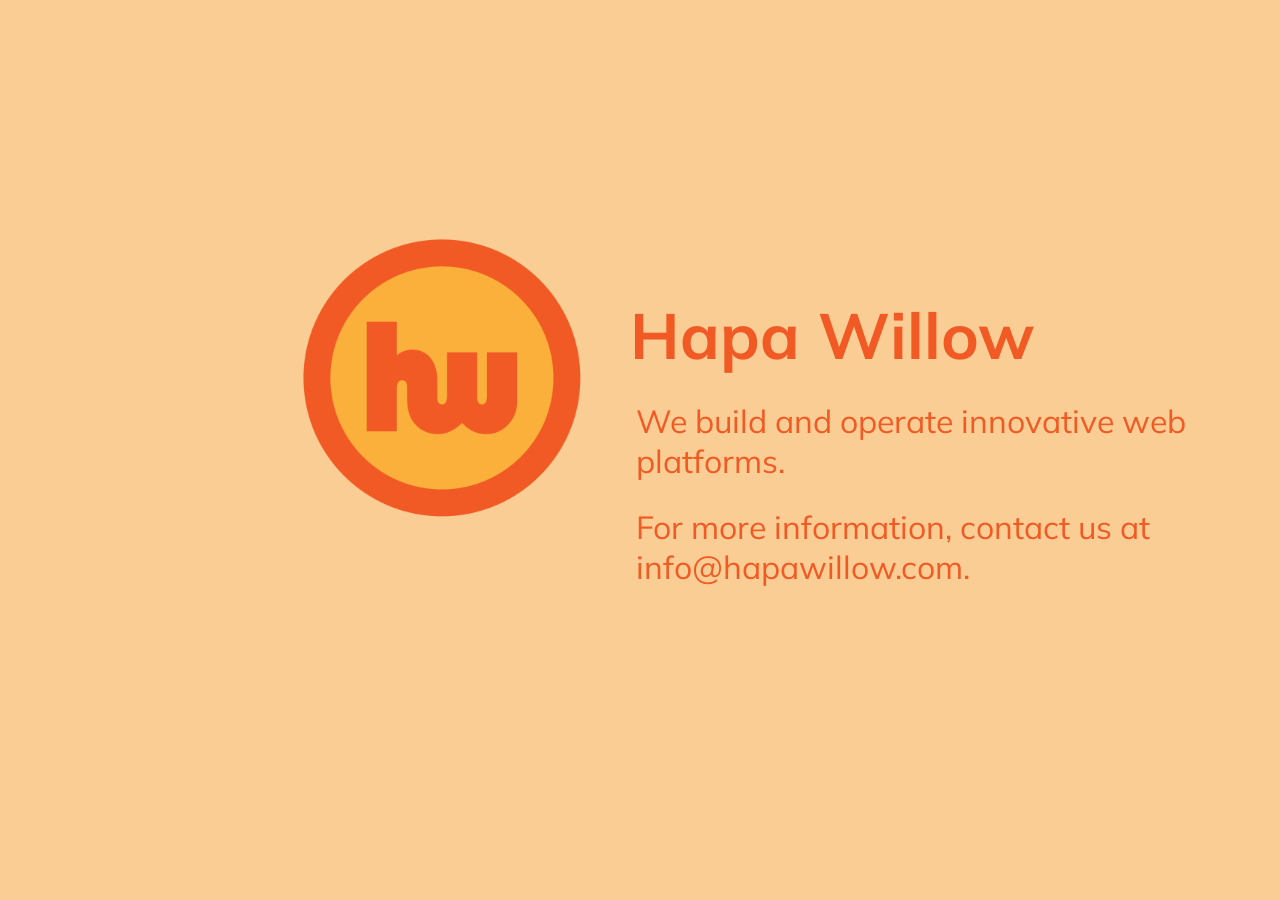
<file: index.html>
<!DOCTYPE html>
<html lang="en-us"><head>
	<meta name="generator" content="Hugo 0.55.5" />
    <meta charset="UTF-8">
    <meta name="viewport" content="width=device-width, initial-scale=1.0">
        <meta name="description" content="">

    <title>
            Hapa Willow
    </title>

    
    <link rel="stylesheet" href="/css/style.css">

    <link rel="stylesheet" href="https://fonts.googleapis.com/css?family=Muli:400,600,800,900">
    <link rel="stylesheet" href="https://use.fontawesome.com/releases/v5.8.1/css/all.css" integrity="sha384-50oBUHEmvpQ+1lW4y57PTFmhCaXp0ML5d60M1M7uH2+nqUivzIebhndOJK28anvf" crossorigin="anonymous">

    
    <link rel="apple-touch-icon" sizes="180x180" href="/apple-touch-icon.png">
    <link rel="icon" type="image/png" sizes="32x32" href="/favicon-32x32.png">
    <link rel="icon" type="image/png" sizes="16x16" href="/favicon-16x16.png">
    <link rel="manifest" href="/site.webmanifest">

    
    <link href="/index.xml" rel="alternate" type="application/rss+xml" title="Hapa Willow" />

    
        
    
</head>
<body>

<main>
    <div class="column left">
        <img src="images/hapa-willow.png" class="portrait" alt="Portrait" />
    </div>
    <div class="column right">
        <h1>Hapa Willow</h1>
        <h2>We build and operate innovative web platforms.</h2>
        <h2>For more information, contact us at info@hapawillow.com.</h2>
        <div class="links"></div>
    </div>
</main>

<footer>
    <div class="column"></div>
    <div class="column">
        
    </div>
</footer></body>
</html>
</file>
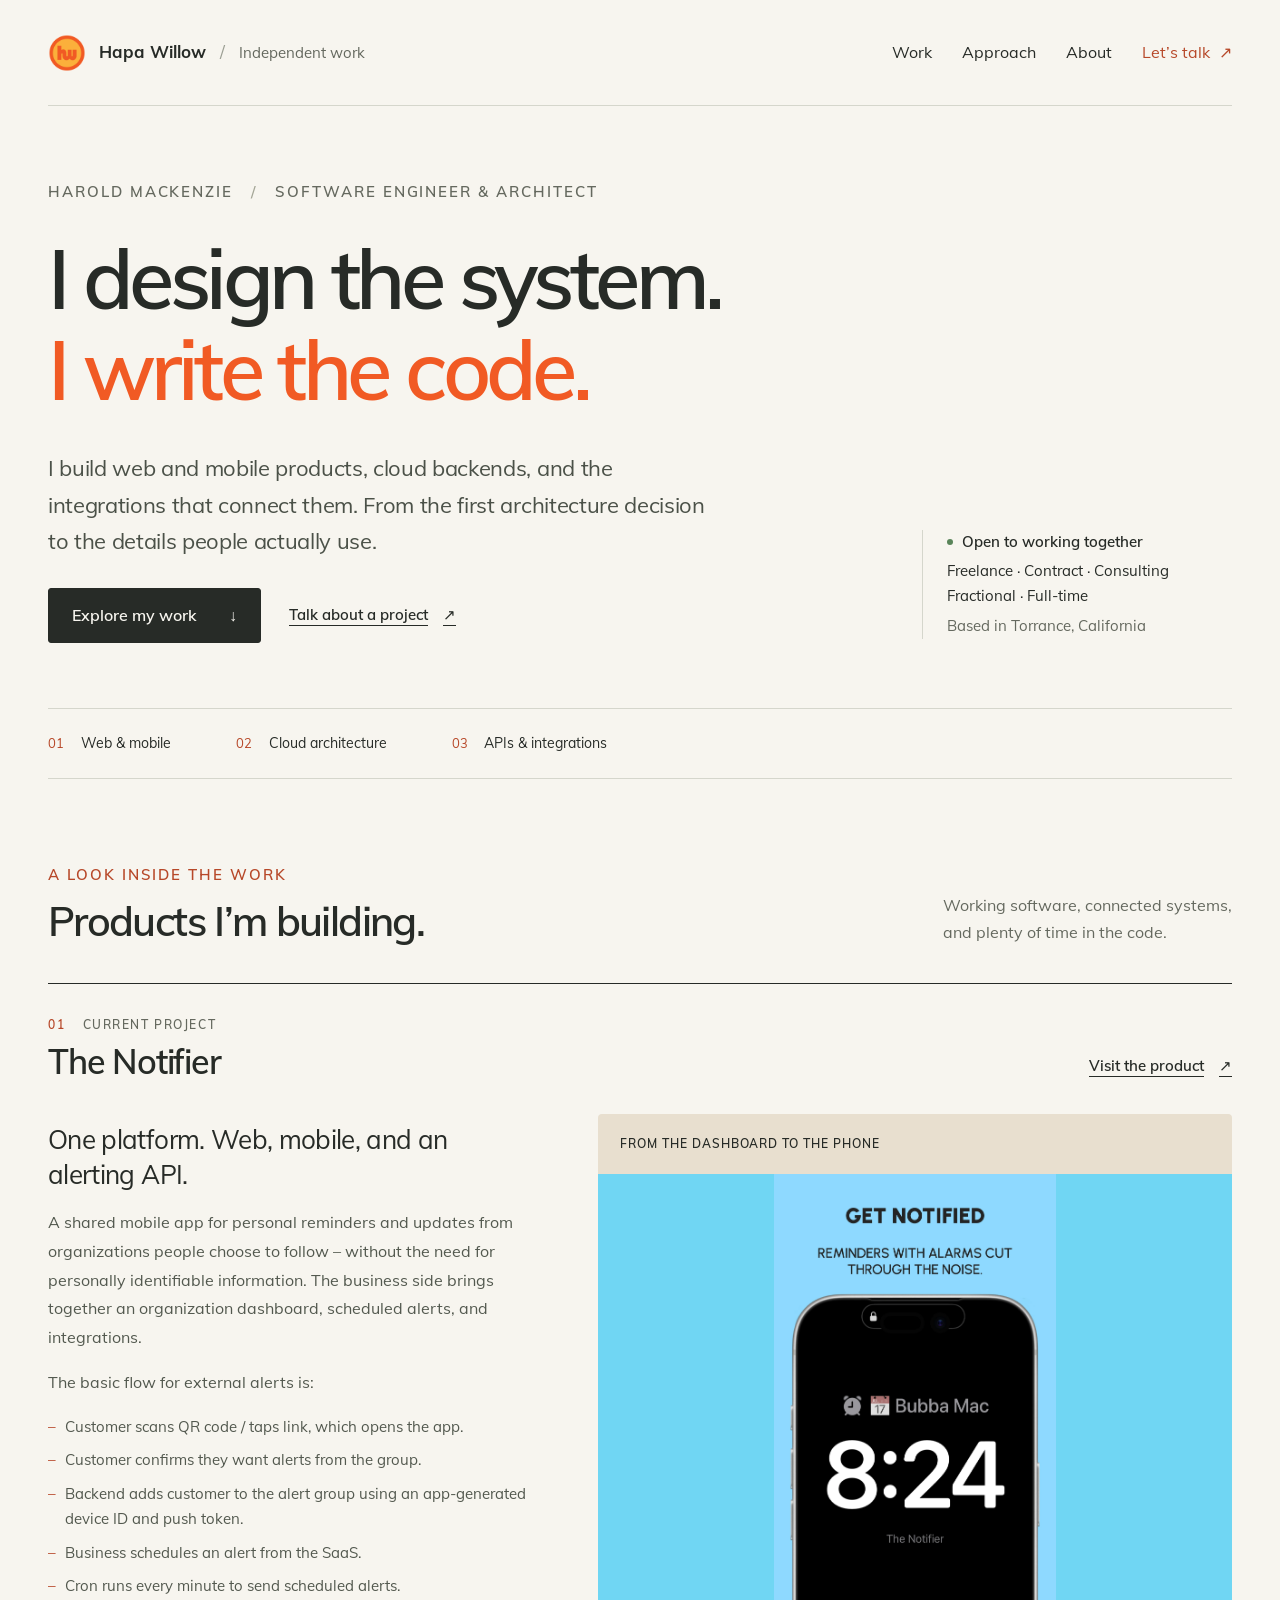
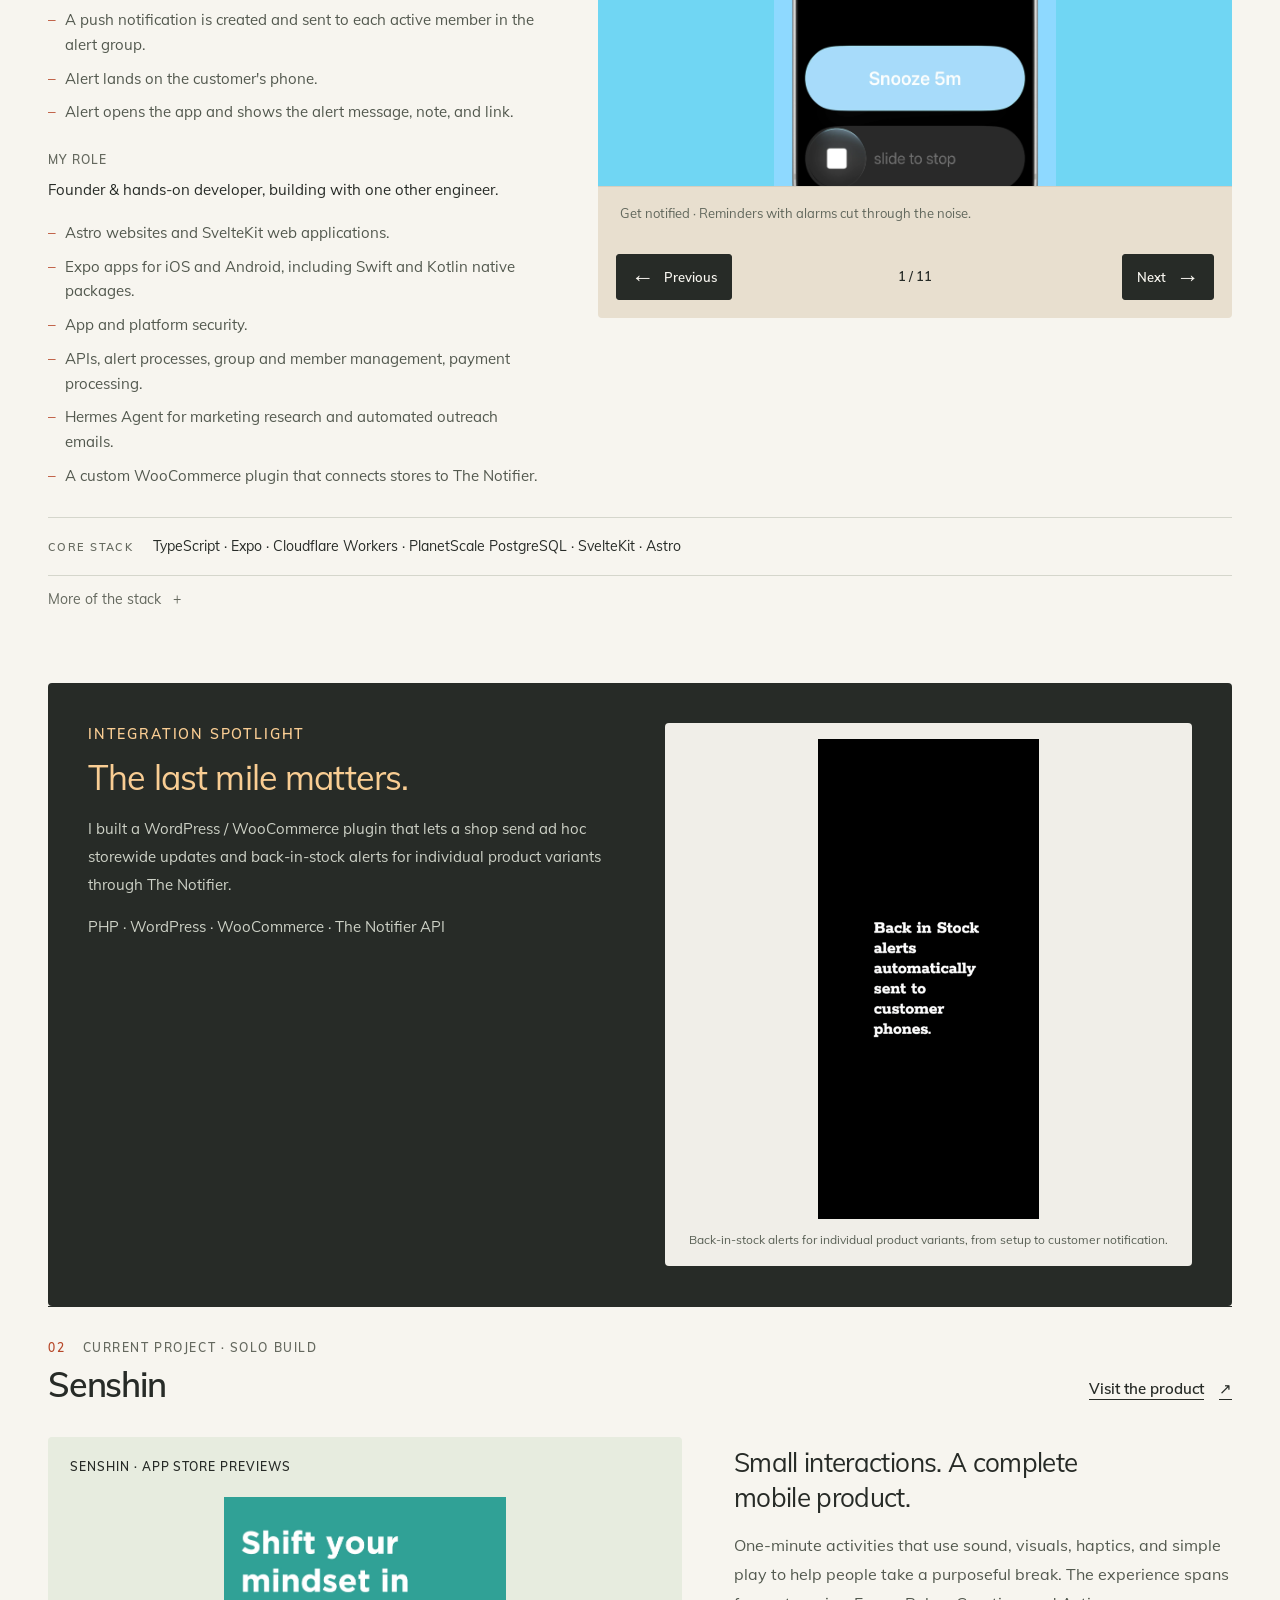
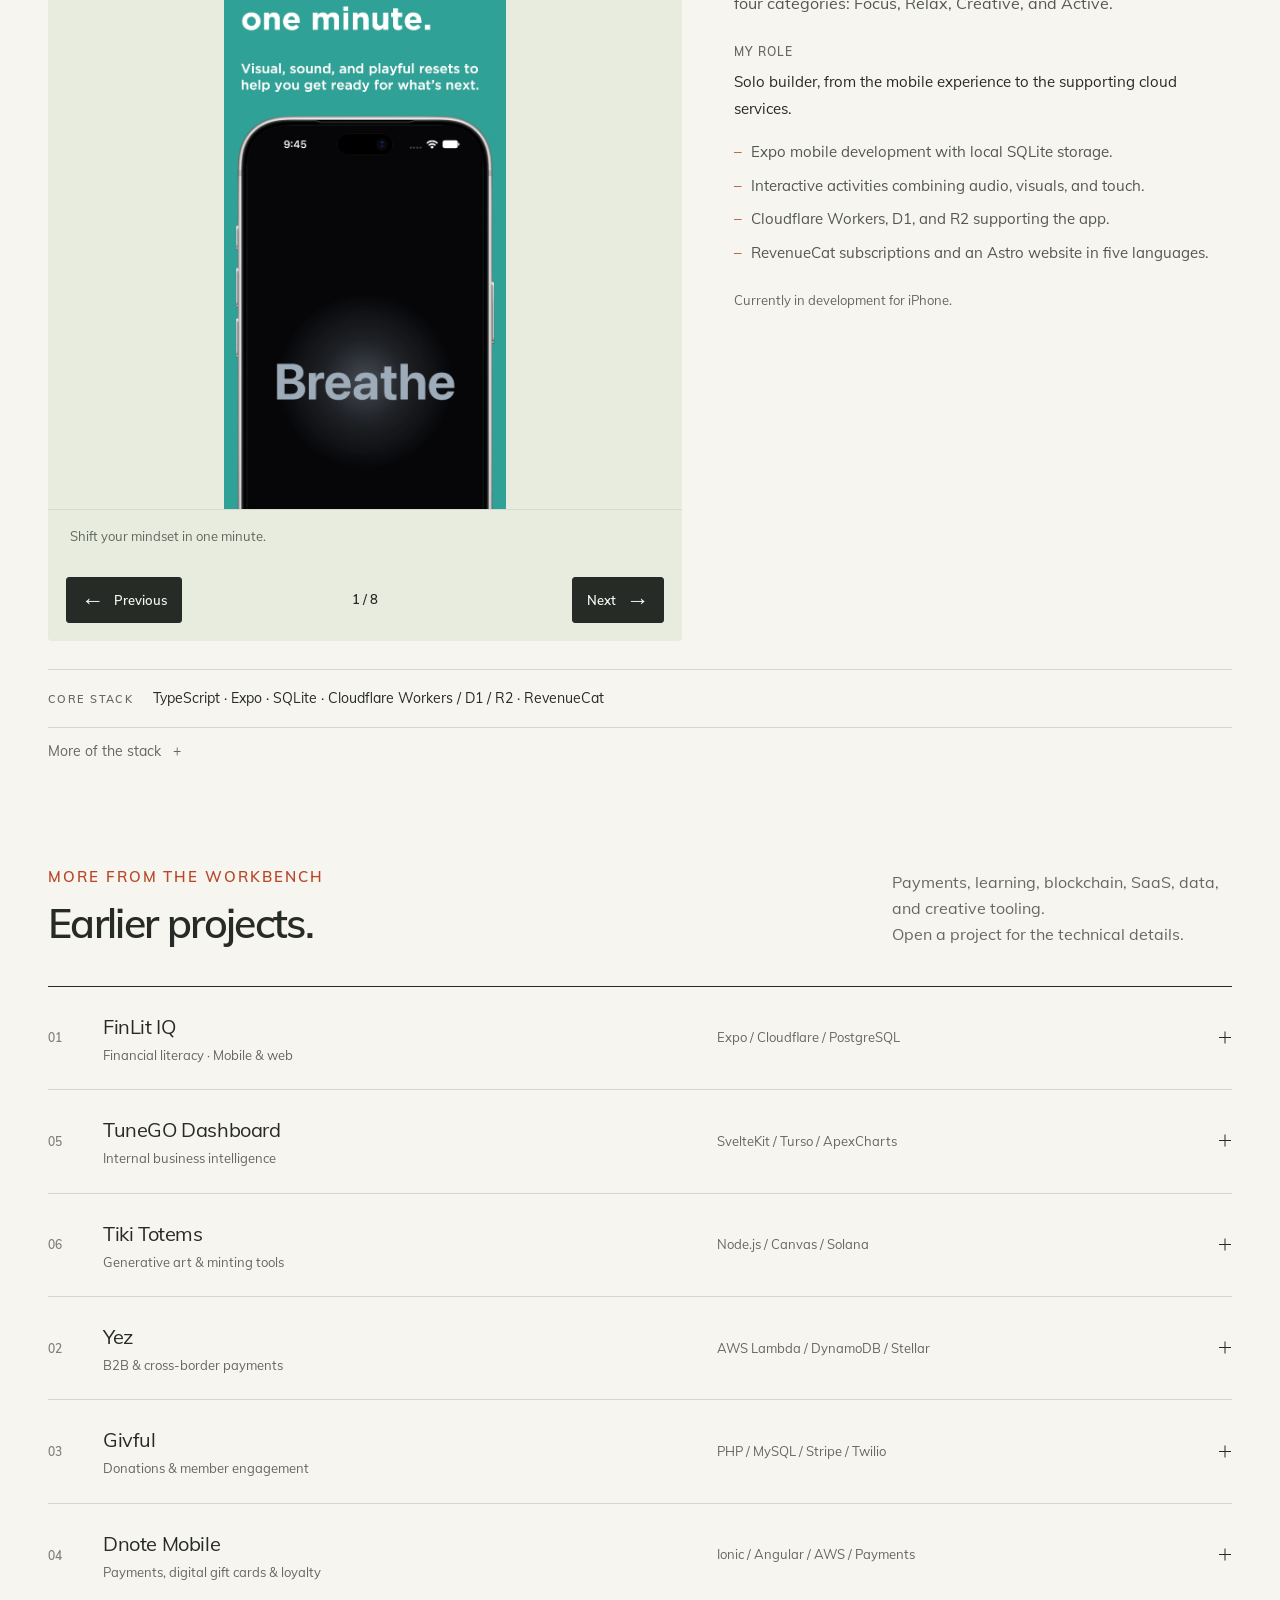
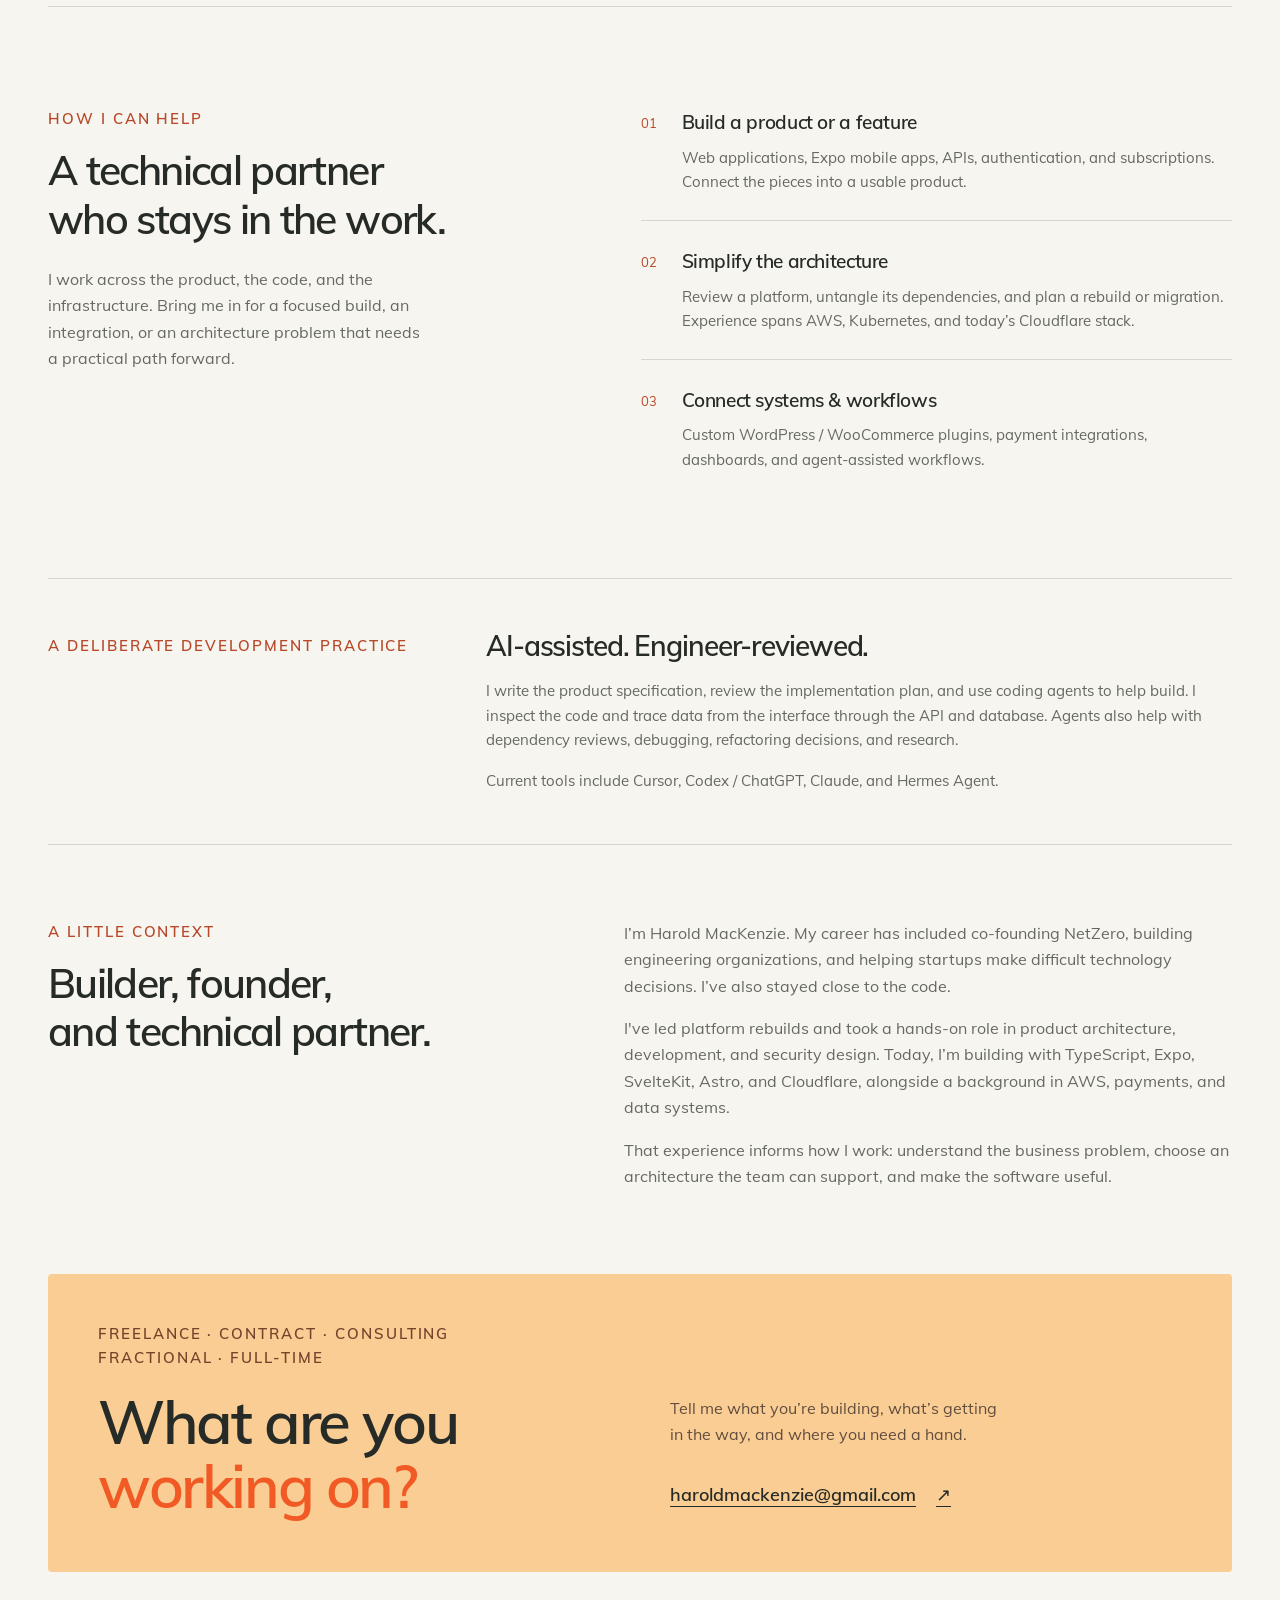
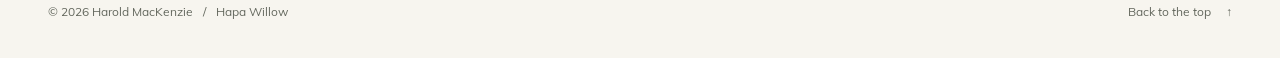
<file: personal-portfolio/index.html>
<!doctype html>
<html lang="en">

<head>
  <meta charset="utf-8">
  <meta name="viewport" content="width=device-width, initial-scale=1">
  <title>Harold MacKenzie – Hands-on Engineering &amp; Architecture</title>
  <meta name="description"
    content="Harold MacKenzie builds web and mobile products, cloud backends, and custom integrations. Available for fractional, freelance, contract, consulting, and full-time work.">
  <link rel="canonical" href="https://hapawillow.com/personal-portfolio/">
  <meta property="og:type" content="website">
  <meta property="og:title" content="Harold MacKenzie – I design the system. I write the code.">
  <meta property="og:description"
    content="Selected web, mobile, cloud, and integration work. Freelance · Contract · Consulting.">
  <meta property="og:url" content="https://hapawillow.com/personal-portfolio/">
  <meta name="theme-color" content="#f7f5ef">
  <link rel="icon" href="../favicon.ico" sizes="any">
  <link rel="apple-touch-icon" href="../apple-touch-icon.png">
  <link rel="preload" href="./assets/fonts/muli-regular.ttf" as="font" type="font/ttf" crossorigin>
  <link rel="preload" href="./assets/fonts/muli-semibold.ttf" as="font" type="font/ttf" crossorigin>
  <link rel="stylesheet" href="./portfolio.css">
</head>

<body>
  <a class="skip-link" href="#main">Skip to content</a>
  <div class="page-shell">
    <header class="site-header">
      <a class="brand" href="../" aria-label="Hapa Willow home">
        <img src="../images/hapa-willow.png" alt="" width="38" height="38">
        <span>Hapa Willow<span class="brand-divider" aria-hidden="true"> / </span><span class="brand-note">Independent
            work</span></span>
      </a>
      <nav aria-label="Portfolio navigation">
        <a href="#work">Work</a>
        <a href="#how-i-work">Approach</a>
        <a href="#about">About</a>
        <a class="nav-contact" href="#contact">Let’s talk <span aria-hidden="true">↗</span></a>
      </nav>
    </header>

    <main id="main">
      <section class="hero" aria-labelledby="hero-heading">
        <div class="eyebrow">Harold MacKenzie <span aria-hidden="true">/</span> Software engineer &amp; architect</div>
        <h1 id="hero-heading">I design the system.<br><em>I write the code.</em></h1>
        <div class="hero-bottom">
          <div>
            <p class="hero-intro">I build web and mobile products, cloud backends, and the integrations that connect
              them. From the first architecture decision to the details people actually use.</p>
            <div class="hero-actions">
              <a class="button" href="#work">Explore my work <span aria-hidden="true">↓</span></a>
              <a class="text-link"
                href="mailto:haroldmackenzie@gmail.com?subject=Let%E2%80%99s%20talk%20about%20a%20project">Talk about a
                project <span aria-hidden="true">↗</span></a>
            </div>
          </div>
          <aside class="availability" aria-label="Engagement types">
            <p class="availability-title"><span class="status-dot" aria-hidden="true"></span> Open to working together
            </p>
            <p>Freelance · Contract · Consulting<br />Fractional · Full-time</p>
            <p class="muted">Based in Torrance, California</p>
          </aside>
        </div>
        <div class="hero-index" aria-label="Areas of work">
          <span><span class="index-number">01</span> Web &amp; mobile</span>
          <span><span class="index-number">02</span> Cloud architecture</span>
          <span><span class="index-number">03</span> APIs &amp; integrations</span>
        </div>
      </section>

      <section id="work" class="work-section" aria-labelledby="work-heading">
        <div class="section-heading">
          <div>
            <p class="eyebrow">A look inside the work</p>
            <h2 id="work-heading">Products I’m building.</h2>
          </div>
          <p>Working software, connected systems,<br class="desktop-break"> and plenty of time in the code.</p>
        </div>

        <!-- Authoring notes and requested additions: docs/personal-portfolio-content.md -->
        <article id="the-notifier" class="project project-notifier" aria-labelledby="notifier-heading">
          <div class="project-heading">
            <div>
              <p class="project-meta"><span class="project-number">01</span> Current project</p>
              <h3 id="notifier-heading">The Notifier</h3>
            </div>
            <a class="text-link" href="https://thenotifier.app/" target="_blank" rel="noopener noreferrer">Visit the
              product <span aria-hidden="true">↗</span><span class="sr-only"> (opens in a new tab)</span></a>
          </div>
          <div class="project-grid">
            <div class="project-copy">
              <p class="project-lede">One platform. Web, mobile, and an alerting API.</p>
              <p>A shared mobile app for personal reminders and updates from organizations people choose to follow –
                without the need for personally identifiable information. The business side brings together an
                organization dashboard, scheduled alerts, and integrations.</p>

              <p>The basic flow for external alerts is:</p>
              <ol class="work-list">
                <li>Customer scans QR code / taps link, which opens the app.</li>
                <li>Customer confirms they want alerts from the group.</li>
                <li>Backend adds customer to the alert group using an app-generated device ID and push token.</li>
                <li>Business schedules an alert from the SaaS.</li>
                <li>Cron runs every minute to send scheduled alerts.</li>
                <li>A push notification is created and sent to each active member in the alert group.</li>
                <li>Alert lands on the customer's phone.</li>
                <li>Alert opens the app and shows the alert message, note, and link.</li>
              </ol>

              <p class="role"><span>My role</span> Founder &amp; hands-on developer, building with one other engineer.
              </p>
              <ul class="work-list">
                <li>Astro websites and SvelteKit web applications.</li>
                <li>Expo apps for iOS and Android, including Swift and Kotlin native packages.</li>
                <li>App and platform security.</li>
                <li>APIs, alert processes, group and member management, payment processing.</li>
                <li>Hermes Agent for marketing research and automated outreach emails.</li>
                <li>A custom WooCommerce plugin that connects stores to The Notifier.</li>
              </ul>
            </div>
            <div class="product-visual notifier-visual notifier-carousel" role="region" aria-roledescription="carousel"
              aria-label="The Notifier product screenshots" data-carousel>
              <div class="carousel-heading">From the dashboard to the phone</div>
              <div class="notifier-slides" id="notifier-slides" tabindex="0"
                aria-label="Product images. Use left and right arrow keys to browse.">
                <figure class="notifier-slide" role="group" aria-roledescription="slide" aria-label="1 of 11"><a
                    href="./assets/notifier-appstore-001.webp" target="_blank" rel="noopener noreferrer"
                    aria-label="View The Notifier App Store screenshot 1 full size (opens in a new tab)"><img
                      src="./assets/notifier-appstore-001.webp"
                      alt="The Notifier App Store image introducing alarm reminders with the headline Get Notified."
                      width="1242" height="2688" fetchpriority="high"></a>
                  <figcaption>Get notified · Reminders with alarms cut through the noise.</figcaption>
                </figure>
                <figure class="notifier-slide" role="group" aria-roledescription="slide" aria-label="2 of 11"><a
                    href="./assets/notifier-appstore-002.webp" target="_blank" rel="noopener noreferrer"
                    aria-label="View The Notifier App Store screenshot 2 full size (opens in a new tab)"><img
                      src="./assets/notifier-appstore-002.webp"
                      alt="The Notifier upcoming and past reminders list on an iPhone." width="1242" height="2688"
                      loading="lazy"></a>
                  <figcaption>Your reminders · See upcoming reminders and those in the past.</figcaption>
                </figure>
                <figure class="notifier-slide" role="group" aria-roledescription="slide" aria-label="3 of 11"><a
                    href="./assets/notifier-appstore-003.webp" target="_blank" rel="noopener noreferrer"
                    aria-label="View The Notifier App Store screenshot 3 full size (opens in a new tab)"><img
                      src="./assets/notifier-appstore-003.webp"
                      alt="The Notifier reminder creation form on an angled iPhone." width="1242" height="2688"
                      loading="lazy"></a>
                  <figcaption>Easy to use · Quickly create reminders for things you can’t afford to miss.</figcaption>
                </figure>
                <figure class="notifier-slide" role="group" aria-roledescription="slide" aria-label="4 of 11"><a
                    href="./assets/notifier-appstore-004.webp" target="_blank" rel="noopener noreferrer"
                    aria-label="View The Notifier App Store screenshot 4 full size (opens in a new tab)"><img
                      src="./assets/notifier-appstore-004.webp"
                      alt="The Notifier missed alert notice explaining how to catch up on alerts." width="1242"
                      height="2688" loading="lazy"></a>
                  <figcaption>Nothing missed · See alerts you might have missed.</figcaption>
                </figure>
                <figure class="notifier-slide" role="group" aria-roledescription="slide" aria-label="5 of 11"><a
                    href="./assets/notifier-appstore-005.webp" target="_blank" rel="noopener noreferrer"
                    aria-label="View The Notifier App Store screenshot 5 full size (opens in a new tab)"><img
                      src="./assets/notifier-appstore-005.webp"
                      alt="A reminder in The Notifier containing notes and a link." width="1242" height="2688"
                      loading="lazy"></a>
                  <figcaption>Notes and links · Add notes and meeting links, maps, or webpages.</figcaption>
                </figure>
                <figure class="notifier-slide" role="group" aria-roledescription="slide" aria-label="6 of 11"><a
                    href="./assets/notifier-appstore-006.webp" target="_blank" rel="noopener noreferrer"
                    aria-label="View The Notifier App Store screenshot 6 full size (opens in a new tab)"><img
                      src="./assets/notifier-appstore-006.webp"
                      alt="A calendar update notice in The Notifier showing a changed lunch meeting." width="1242"
                      height="2688" loading="lazy"></a>
                  <figcaption>Calendar sync · One-tap reminders from your calendar stay in sync.</figcaption>
                </figure>
                <figure class="notifier-slide" role="group" aria-roledescription="slide" aria-label="7 of 11"><a
                    href="./assets/notifier-appstore-007.webp" target="_blank" rel="noopener noreferrer"
                    aria-label="View The Notifier App Store screenshot 7 full size (opens in a new tab)"><img
                      src="./assets/notifier-appstore-007.webp"
                      alt="The Notifier dashboard bringing personal and group alerts together in one alert hub."
                      width="1242" height="2688" loading="lazy"></a>
                  <figcaption>Your alert hub · One place for personal and external alerts.</figcaption>
                </figure>
                <figure class="notifier-slide" role="group" aria-roledescription="slide" aria-label="8 of 11"><a
                    href="./assets/notifier-appstore-008.webp" target="_blank" rel="noopener noreferrer"
                    aria-label="View The Notifier App Store screenshot 8 full size (opens in a new tab)"><img
                      src="./assets/notifier-appstore-008.webp"
                      alt="The Notifier group alert controls with options to pause alerts or leave a group."
                      width="1242" height="2688" loading="lazy"></a>
                  <figcaption>You control · Pause alerts or leave a group.</figcaption>
                </figure>
                <figure class="notifier-slide" role="group" aria-roledescription="slide" aria-label="9 of 11"><a
                    href="./assets/notifier-desktop-04.webp" target="_blank" rel="noopener noreferrer"
                    aria-label="View The Notifier desktop alert composer screenshot full size (opens in a new tab)"><img
                      src="./assets/notifier-desktop-04.webp"
                      alt="The Notifier desktop dashboard composing an alert for the Builders Expo Exhibitors group."
                      width="800" height="800" loading="lazy"></a>
                  <figcaption>Desktop dashboard · Create and schedule a group alert.</figcaption>
                </figure>
                <figure class="notifier-slide" role="group" aria-roledescription="slide" aria-label="10 of 11"><a
                    href="./assets/notifier-desktop-05.webp" target="_blank" rel="noopener noreferrer"
                    aria-label="View The Notifier desktop lock screen screenshot full size (opens in a new tab)"><img
                      src="./assets/notifier-desktop-05.webp"
                      alt="An iPhone lock screen showing The Notifier group alerts and an alert in the Notification Center."
                      width="800" height="800" loading="lazy"></a>
                  <figcaption>Delivered to the lock screen and Notification Center.</figcaption>
                </figure>
                <figure class="notifier-slide" role="group" aria-roledescription="slide" aria-label="11 of 11"><a
                    href="./assets/notifier-desktop-06.webp" target="_blank" rel="noopener noreferrer"
                    aria-label="View The Notifier expanded alert screenshot full size (opens in a new tab)"><img
                      src="./assets/notifier-desktop-06.webp"
                      alt="The Notifier app displaying the full details of a Builders Expo group alert." width="800"
                      height="800" loading="lazy"></a>
                  <figcaption>Open a notification to read the complete alert.</figcaption>
                </figure>
              </div>
              <div class="carousel-controls">
                <button class="carousel-arrow" type="button" data-carousel-prev aria-label="Previous image"
                  aria-controls="notifier-slides"><span aria-hidden="true">←</span> Previous</button>
                <span class="carousel-position" aria-live="polite" aria-atomic="true">1 / 11</span>
                <button class="carousel-arrow" type="button" data-carousel-next aria-label="Next image"
                  aria-controls="notifier-slides">Next <span aria-hidden="true">→</span></button>
              </div>
            </div>
          </div>
          <div class="project-stack"><span class="stack-label">Core stack</span>
            <p>TypeScript · Expo · Cloudflare Workers · PlanetScale PostgreSQL · SvelteKit · Astro</p>
          </div>
          <details class="technical-details">
            <summary>More of the stack</summary>
            <div class="details-content stack-columns">
              <p><strong>Runtime &amp; data</strong> Workers, Containers, KV, D1, R2 / S3, PostgreSQL, SQLite, Hono,
                Drizzle ORM, Apple App Attest / Google Play Integrity, HMAC-SHA-256, Keychain / Keystore, signed
                requests.</p>
              <p><strong>Product &amp; integrations</strong> WorkOS, Resend, Stripe, Expo Push Notification Service,
                Tailwind, WordPress / WooCommerce, PHP.</p>
              <p><strong>Workflow tooling</strong> n8n, Firecrawl, Hermes Agent, Linear.</p>
            </div>
          </details>
        </article>

        <article id="woocommerce" class="integration" aria-labelledby="integration-heading">
          <div class="integration-copy">
            <p class="eyebrow">Integration spotlight</p>
            <h3 id="integration-heading">The last mile matters.</h3>
            <p>I built a WordPress / WooCommerce plugin that lets a shop send ad hoc storewide updates and back-in-stock
              alerts for individual product variants through The Notifier.</p>
            <p class="integration-stack">PHP · WordPress · WooCommerce · The Notifier API</p>
          </div>
          <figure class="integration-demo">
            <img src="./assets/woocommerce-back-in-stock.gif"
              alt="WooCommerce back-in-stock alert setup and the resulting customer notification on a phone."
              width="332" height="719" loading="lazy">
            <figcaption>Back-in-stock alerts for individual product variants, from setup to customer notification.
            </figcaption>
          </figure>
        </article>

        <article id="senshin" class="project project-senshin" aria-labelledby="senshin-heading">
          <div class="project-heading">
            <div>
              <p class="project-meta"><span class="project-number">02</span> Current project · Solo build</p>
              <h3 id="senshin-heading">Senshin</h3>
            </div>
            <a class="text-link" href="https://senshin.app/" target="_blank" rel="noopener noreferrer">Visit the product
              <span aria-hidden="true">↗</span><span class="sr-only"> (opens in a new tab)</span></a>
          </div>
          <div class="project-grid senshin-grid">
            <div class="product-visual senshin-visual senshin-carousel" role="region" aria-roledescription="carousel"
              aria-label="Senshin App Store screenshots" data-carousel>
              <div class="carousel-heading">Senshin · App Store previews</div>
              <div class="notifier-slides" id="senshin-slides" tabindex="0"
                aria-label="Senshin screenshots. Use left and right arrow keys to browse.">
                <figure class="notifier-slide" role="group" aria-roledescription="slide" aria-label="1 of 8"><a
                    href="./assets/senshin-appstore-001.webp" target="_blank" rel="noopener noreferrer"
                    aria-label="View Senshin screenshot 1 full size (opens in a new tab)"><img
                      src="./assets/senshin-appstore-001.webp"
                      alt="Senshin App Store preview: shift your mindset in one minute with the Breathe activity."
                      width="1206" height="2622" fetchpriority="high"></a>
                  <figcaption>Shift your mindset in one minute.</figcaption>
                </figure>
                <figure class="notifier-slide" role="group" aria-roledescription="slide" aria-label="2 of 8"><a
                    href="./assets/senshin-appstore-002.webp" target="_blank" rel="noopener noreferrer"
                    aria-label="View Senshin screenshot 2 full size (opens in a new tab)"><img
                      src="./assets/senshin-appstore-002.webp"
                      alt="Senshin Mindsets screen with Focus, Relax, Creative, and Active options." width="1206"
                      height="2622" loading="lazy"></a>
                  <figcaption>Choose the mindset you want to be in.</figcaption>
                </figure>
                <figure class="notifier-slide" role="group" aria-roledescription="slide" aria-label="3 of 8"><a
                    href="./assets/senshin-appstore-003.webp" target="_blank" rel="noopener noreferrer"
                    aria-label="View Senshin screenshot 3 full size (opens in a new tab)"><img
                      src="./assets/senshin-appstore-003.webp"
                      alt="Senshin Enigma visual activity, an optical pattern with three colored rings." width="1206"
                      height="2622" loading="lazy"></a>
                  <figcaption>Trigger your creative mind with visual mind tricks.</figcaption>
                </figure>
                <figure class="notifier-slide" role="group" aria-roledescription="slide" aria-label="4 of 8"><a
                    href="./assets/senshin-appstore-004.webp" target="_blank" rel="noopener noreferrer"
                    aria-label="View Senshin screenshot 4 full size (opens in a new tab)"><img
                      src="./assets/senshin-appstore-004.webp"
                      alt="Senshin playful one-minute activity with animated emoji on a phone." width="1206"
                      height="2622" loading="lazy"></a>
                  <figcaption>Energize for your next moment.</figcaption>
                </figure>
                <figure class="notifier-slide" role="group" aria-roledescription="slide" aria-label="5 of 8"><a
                    href="./assets/senshin-appstore-005.webp" target="_blank" rel="noopener noreferrer"
                    aria-label="View Senshin screenshot 5 full size (opens in a new tab)"><img
                      src="./assets/senshin-appstore-005.webp"
                      alt="Senshin Focus activity with a geometric pattern and sound and animation controls."
                      width="1206" height="2622" loading="lazy"></a>
                  <figcaption>Get into focus mode.</figcaption>
                </figure>
                <figure class="notifier-slide" role="group" aria-roledescription="slide" aria-label="6 of 8"><a
                    href="./assets/senshin-appstore-006.webp" target="_blank" rel="noopener noreferrer"
                    aria-label="View Senshin screenshot 6 full size (opens in a new tab)"><img
                      src="./assets/senshin-appstore-006.webp"
                      alt="Senshin wind-down activity with gentle snowfall on a phone." width="1206" height="2622"
                      loading="lazy"></a>
                  <figcaption>Get ready to wind down.</figcaption>
                </figure>
                <figure class="notifier-slide" role="group" aria-roledescription="slide" aria-label="7 of 8"><a
                    href="./assets/senshin-appstore-007.webp" target="_blank" rel="noopener noreferrer"
                    aria-label="View Senshin screenshot 7 full size (opens in a new tab)"><img
                      src="./assets/senshin-appstore-007.webp"
                      alt="Senshin Creative activity with fireworks and playful visual effects." width="1206"
                      height="2622" loading="lazy"></a>
                  <figcaption>Spark your motivation to get started.</figcaption>
                </figure>
                <figure class="notifier-slide" role="group" aria-roledescription="slide" aria-label="8 of 8"><a
                    href="./assets/senshin-appstore-008.webp" target="_blank" rel="noopener noreferrer"
                    aria-label="View Senshin screenshot 8 full size (opens in a new tab)"><img
                      src="./assets/senshin-appstore-008.webp"
                      alt="Senshin Dashboard tracking Focus, Relax, Creative, and Active activity over time."
                      width="1206" height="2622" loading="lazy"></a>
                  <figcaption>Track your mindsets and mind shifts.</figcaption>
                </figure>
              </div>
              <div class="carousel-controls">
                <button class="carousel-arrow" type="button" data-carousel-prev aria-label="Previous image"
                  aria-controls="senshin-slides"><span aria-hidden="true">←</span> Previous</button>
                <span class="carousel-position" aria-live="polite" aria-atomic="true">1 / 8</span>
                <button class="carousel-arrow" type="button" data-carousel-next aria-label="Next image"
                  aria-controls="senshin-slides">Next <span aria-hidden="true">→</span></button>
              </div>
            </div>
            <div class="project-copy">
              <p class="project-lede">Small interactions. A complete mobile product.</p>
              <p>One-minute activities that use sound, visuals, haptics, and simple play to help people take a
                purposeful break. The experience spans four categories: Focus, Relax, Creative, and Active.</p>
              <p class="role"><span>My role</span> Solo builder, from the mobile experience to the supporting cloud
                services.</p>
              <ul class="work-list">
                <li>Expo mobile development with local SQLite storage.</li>
                <li>Interactive activities combining audio, visuals, and touch.</li>
                <li>Cloudflare Workers, D1, and R2 supporting the app.</li>
                <li>RevenueCat subscriptions and an Astro website in five languages.</li>
              </ul>
              <p class="project-note">Currently in development for iPhone.</p>
            </div>
          </div>
          <div class="project-stack"><span class="stack-label">Core stack</span>
            <p>TypeScript · Expo · SQLite · Cloudflare Workers / D1 / R2 · RevenueCat</p>
          </div>
          <details class="technical-details">
            <summary>More of the stack</summary>
            <div class="details-content">
              <p>Hono · Drizzle ORM · Tailwind · Astro · Expo Push Notification Service · Linear.</p>
            </div>
          </details>
        </article>

      </section>

      <section id="earlier-work" class="archive-section" aria-labelledby="archive-heading">
        <div class="section-heading">
          <div>
            <p class="eyebrow">More from the workbench</p>
            <h2 id="archive-heading">Earlier projects.</h2>
          </div>
          <p>Payments, learning, blockchain, SaaS, data, and creative tooling.<br class="desktop-break"> Open a project
            for the technical details.</p>
        </div>
        <div class="archive-list">
          <details id="finlit-iq" class="archive-item">
            <summary><span class="archive-number">01</span><span class="archive-title">FinLit IQ<span>Financial literacy
                  · Mobile &amp; web</span></span><span class="archive-tools">Expo / Cloudflare / PostgreSQL</span><span
                class="expand-icon" aria-hidden="true"></span></summary>
            <div class="archive-content">
              <div>
                <h3>Chatbot, Duolingo-style courses, Gamification.</h3>
                <p>I co-founded a 10-person startup building a financial literacy product that combined short lessons,
                  proactive guidance, and gamification. I designed and developed web and mobile experiences and an
                  architecture using low-cost computing and AI agents for content workflows. I built all the backend
                  processes for authentication, course management, gamification, stats and metrics.</p>
                <p><strong>Technical work:</strong> Astro and SvelteKit web development, Expo mobile development,
                  PostgreSQL on Neon, SQLite on Turso, Drizzle ORM, R2 storage, and custom OAuth authentication.</p>
                <p class="archive-stack">Also: TypeScript · Tailwind · Hono · Resend</p>
              </div>
              <div class="archive-carousel product-visual" role="region" aria-roledescription="carousel"
                aria-label="FinLit IQ mobile app screenshots and architecture diagram" data-carousel>
                <div class="carousel-heading">FinLit IQ · Product and architecture</div>
                <div class="notifier-slides" id="finlit-slides" tabindex="0"
                  aria-label="Product images. Use left and right arrow keys to browse.">
                  <figure class="notifier-slide" role="group" aria-roledescription="slide" aria-label="1 of 6"><a
                      href="./assets/finlit-screen-1.webp" target="_blank" rel="noopener noreferrer"
                      aria-label="View FinLit IQ screenshot 1 full size (opens in a new tab)"><img
                        src="./assets/finlit-screen-1.webp" alt="FinLit IQ mobile app screen 1." width="2436"
                        height="5366" fetchpriority="high"></a>
                    <figcaption>Introduction to financial literacy.</figcaption>
                  </figure>
                  <figure class="notifier-slide" role="group" aria-roledescription="slide" aria-label="2 of 6"><a
                      href="./assets/finlit-screen-2.webp" target="_blank" rel="noopener noreferrer"
                      aria-label="View FinLit IQ screenshot 2 full size (opens in a new tab)"><img
                        src="./assets/finlit-screen-2.webp" alt="FinLit IQ mobile app screen 2." width="2436"
                        height="5366" loading="lazy"></a>
                    <figcaption>A chatbot that learns about you.</figcaption>
                  </figure>
                  <figure class="notifier-slide" role="group" aria-roledescription="slide" aria-label="3 of 6"><a
                      href="./assets/finlit-screen-3.webp" target="_blank" rel="noopener noreferrer"
                      aria-label="View FinLit IQ screenshot 3 full size (opens in a new tab)"><img
                        src="./assets/finlit-screen-3.webp" alt="FinLit IQ mobile app screen 3." width="2436"
                        height="5366" loading="lazy"></a>
                    <figcaption>Learning activities.</figcaption>
                  </figure>
                  <figure class="notifier-slide" role="group" aria-roledescription="slide" aria-label="4 of 6"><a
                      href="./assets/finlit-screen-4.webp" target="_blank" rel="noopener noreferrer"
                      aria-label="View FinLit IQ screenshot 4 full size (opens in a new tab)"><img
                        src="./assets/finlit-screen-4.webp" alt="FinLit IQ mobile app screen 4." width="2436"
                        height="5366" loading="lazy"></a>
                    <figcaption>Earn rewards and achievements.</figcaption>
                  </figure>
                  <figure class="notifier-slide" role="group" aria-roledescription="slide" aria-label="5 of 6"><a
                      href="./assets/finlit-screen-5.webp" target="_blank" rel="noopener noreferrer"
                      aria-label="View FinLit IQ screenshot 5 full size (opens in a new tab)"><img
                        src="./assets/finlit-screen-5.webp" alt="FinLit IQ mobile app screen 5." width="2436"
                        height="5366" loading="lazy"></a>
                    <figcaption>Periodic financial check-ins.</figcaption>
                  </figure>
                  <figure class="notifier-slide" role="group" aria-roledescription="slide" aria-label="6 of 6"><a
                      href="./assets/finlit-architecture.webp" target="_blank" rel="noopener noreferrer"
                      aria-label="View the FinLit IQ architecture diagram full size (opens in a new tab)"><img
                        src="./assets/finlit-architecture.webp"
                        alt="FinLit IQ architecture diagram connecting course management, users, gamification, reporting, and lead generation to a mobile app."
                        width="2200" height="1968" loading="lazy"></a>
                    <figcaption>Architecture planning diagram · View full size</figcaption>
                  </figure>
                </div>
                <div class="carousel-controls">
                  <button class="carousel-arrow" type="button" data-carousel-prev aria-label="Previous image"
                    aria-controls="finlit-slides"><span aria-hidden="true">←</span> Previous</button>
                  <span class="carousel-position" aria-live="polite" aria-atomic="true">1 / 6</span>
                  <button class="carousel-arrow" type="button" data-carousel-next aria-label="Next image"
                    aria-controls="finlit-slides">Next <span aria-hidden="true">→</span></button>
                </div>
              </div>
            </div>
          </details>

          <details id="tunego-dashboard" class="archive-item">
            <summary><span class="archive-number">05</span><span class="archive-title">TuneGO Dashboard<span>Internal
                  business intelligence</span></span><span class="archive-tools">SvelteKit / Turso /
                ApexCharts</span><span class="expand-icon" aria-hidden="true"></span></summary>
            <div class="archive-content">
              <div>
                <h3>Make business health easier to read.</h3>
                <p>Internal dashboards for business performance, revenue, and KPIs, refreshed every ten minutes. It was
                  built to replace the existing AWS QuickSight dashboard and showcase low-cost / free tools to reduce
                  company expenses.</p>
                <p>It cost $0/mo and ran on Vercel. The dashboards did not have direct access to the company’s
                  production systems. A cron ran a Python script to extract and summarize data from the AWS RDS
                  read-replica to the dashboard's Turso database. It used a simple authorization and access control
                  system: OTP, restricted to company email addresses, and whitelists.</p>
                <p><strong>Technical focus:</strong> SvelteKit interfaces, ApexCharts visualizations, Drizzle data
                  access, and passwordless sign-in with Lucia and Loops.</p>
                <p class="archive-stack">TypeScript / Node.js · SvelteKit · Turso · Drizzle ORM · Lucia · Loops ·
                  ApexCharts</p>
              </div>
              <div class="archive-carousel product-visual" role="region" aria-roledescription="carousel"
                aria-label="TuneGO Dashboard screenshots" data-carousel>
                <div class="carousel-heading">TuneGO Dashboard · Business intelligence</div>
                <div class="notifier-slides" id="tunego-slides" tabindex="0"
                  aria-label="Dashboard images. Use left and right arrow keys to browse.">
                  <figure class="notifier-slide" role="group" aria-roledescription="slide" aria-label="1 of 2"><a
                      href="./assets/tunego-dashboard-revenue.webp" target="_blank" rel="noopener noreferrer"
                      aria-label="View TuneGO revenue dashboard screenshot full size (opens in a new tab)"><img
                        src="./assets/tunego-dashboard-revenue.webp"
                        alt="TuneGO revenue dashboard with primary and secondary revenue totals and daily and quarterly charts."
                        width="2976" height="1954" fetchpriority="high"></a>
                    <figcaption>Revenue overview with daily and quarterly trends.</figcaption>
                  </figure>
                  <figure class="notifier-slide" role="group" aria-roledescription="slide" aria-label="2 of 2"><a
                      href="./assets/tunego-dashboard-activity.webp" target="_blank" rel="noopener noreferrer"
                      aria-label="View TuneGO activity dashboard screenshot full size (opens in a new tab)"><img
                        src="./assets/tunego-dashboard-activity.webp"
                        alt="TuneGO activity dashboard tracking wallets, creators, transactions, and collectible drops with daily charts."
                        width="1578" height="910" loading="lazy"></a>
                    <figcaption>Wallet, creator, transaction, and drop activity.</figcaption>
                  </figure>
                </div>
                <div class="carousel-controls">
                  <button class="carousel-arrow" type="button" data-carousel-prev aria-label="Previous image"
                    aria-controls="tunego-slides"><span aria-hidden="true">←</span> Previous</button>
                  <span class="carousel-position" aria-live="polite" aria-atomic="true">1 / 2</span>
                  <button class="carousel-arrow" type="button" data-carousel-next aria-label="Next image"
                    aria-controls="tunego-slides">Next <span aria-hidden="true">→</span></button>
                </div>
              </div>
            </div>
          </details>

          <details id="tiki-totems" class="archive-item">
            <summary><span class="archive-number">06</span><span class="archive-title">Tiki Totems<span>Generative art
                  &amp; minting tools</span></span><span class="archive-tools">Node.js / Canvas / Solana</span><span
                class="expand-icon" aria-hidden="true"></span></summary>
            <div class="archive-content">
              <div>
                <h3>From layered artwork to a collection.</h3>
                <p>A generative art project with a Node.js tool for composing layered assets, controlling trait
                  quantities, and producing a rarity table. The broader project used an Astro site, Cloudflare Workers,
                  Metaplex Candy Machine on Solana, and Arweave to store NFTs on-chain.</p>
                <p class="archive-stack">JavaScript / Node.js · Canvas API · Cloudflare Workers · Astro · Metaplex Candy
                  Machine · Solana · Arweave</p>
              </div>
              <div class="archive-carousel product-visual" role="region" aria-roledescription="carousel"
                aria-label="Tiki Totems wallet and website screenshots" data-carousel>
                <div class="carousel-heading">Tiki Totems · Collection and mint site</div>
                <div class="notifier-slides" id="tiki-slides" tabindex="0"
                  aria-label="Project images. Use left and right arrow keys to browse.">
                  <figure class="notifier-slide" role="group" aria-roledescription="slide" aria-label="1 of 2"><a
                      href="./assets/tiki-totem-wallet.webp" target="_blank" rel="noopener noreferrer"
                      aria-label="View Tiki Totem wallet screenshot full size (opens in a new tab)"><img
                        src="./assets/tiki-totem-wallet.webp"
                        alt="Tiki Totem #23 shown in the Phantom wallet with its art and collectible traits."
                        width="900" height="2526" fetchpriority="high"></a>
                    <figcaption>A minted Tiki Totem and its generated traits in Phantom.</figcaption>
                  </figure>
                  <figure class="notifier-slide" role="group" aria-roledescription="slide" aria-label="2 of 2"><a
                      href="./assets/tiki-totems-site.webp" target="_blank" rel="noopener noreferrer"
                      aria-label="View Tiki Totems website screenshot full size (opens in a new tab)"><img
                        src="./assets/tiki-totems-site.webp"
                        alt="Tiki Totems mint website with collection artwork, mint controls, and project details."
                        width="1440" height="2241" loading="lazy"></a>
                    <figcaption>The collection website and mint experience.</figcaption>
                  </figure>
                </div>
                <div class="carousel-controls">
                  <button class="carousel-arrow" type="button" data-carousel-prev aria-label="Previous image"
                    aria-controls="tiki-slides"><span aria-hidden="true">←</span> Previous</button>
                  <span class="carousel-position" aria-live="polite" aria-atomic="true">1 / 2</span>
                  <button class="carousel-arrow" type="button" data-carousel-next aria-label="Next image"
                    aria-controls="tiki-slides">Next <span aria-hidden="true">→</span></button>
                </div>
              </div>
            </div>
          </details>

          <details id="yez" class="archive-item">
            <summary><span class="archive-number">02</span><span class="archive-title">Yez<span>B2B &amp; cross-border
                  payments</span></span><span class="archive-tools">AWS Lambda / DynamoDB / Stellar</span><span
                class="expand-icon" aria-hidden="true"></span></summary>
            <div class="archive-content">
              <div>
                <h3>Payment workflows across systems and borders.</h3>
                <p>A B2B payments project for SMBs focused on cross-border transfers, digital invoicing, escrow, and a
                  USD-based stablecoin. It included an investor portal where investors could register for the ICO and
                  try a live demo. The technical stack combined AWS serverless services with the Stellar blockchain.</p>
                <p class="archive-stack">TypeScript · AWS Lambda · DynamoDB · SES · Hugo · Airtable · Stellar</p>
              </div>
              <div class="archive-carousel product-visual" role="region" aria-roledescription="carousel"
                aria-label="Yez payment architecture diagrams" data-carousel>
                <div class="carousel-heading">Yez · Payment and licensing flows</div>
                <div class="notifier-slides" id="yez-slides" tabindex="0"
                  aria-label="Architecture diagrams. Use left and right arrow keys to browse.">
                  <figure class="notifier-slide" role="group" aria-roledescription="slide" aria-label="1 of 2"><a
                      href="./assets/yez-payment-flow.webp" target="_blank" rel="noopener noreferrer"
                      aria-label="View the Yez payment flow diagram full size (opens in a new tab)"><img
                        src="./assets/yez-payment-flow.webp"
                        alt="Yez payment flow diagram connecting two stores, the Yez Payments Network, Stellar blockchain, a coin converter, secure bank, and shipping information."
                        width="2549" height="2374" fetchpriority="high"></a>
                    <figcaption>Store payment flow across the Yez network and Stellar.</figcaption>
                  </figure>
                  <figure class="notifier-slide" role="group" aria-roledescription="slide" aria-label="2 of 2"><a
                      href="./assets/yez-tunego-jv.webp" target="_blank" rel="noopener noreferrer"
                      aria-label="View the Yez and TuneGO joint venture diagram full size (opens in a new tab)"><img
                        src="./assets/yez-tunego-jv.webp"
                        alt="Yez and TuneGO joint venture diagram showing music licensing between musicians, record labels, movie producers, and TGO smart contracts."
                        width="922" height="445" loading="lazy"></a>
                    <figcaption>Music licensing and payment relationships using Yez.</figcaption>
                  </figure>
                </div>
                <div class="carousel-controls">
                  <button class="carousel-arrow" type="button" data-carousel-prev aria-label="Previous image"
                    aria-controls="yez-slides"><span aria-hidden="true">←</span> Previous</button>
                  <span class="carousel-position" aria-live="polite" aria-atomic="true">1 / 2</span>
                  <button class="carousel-arrow" type="button" data-carousel-next aria-label="Next image"
                    aria-controls="yez-slides">Next <span aria-hidden="true">→</span></button>
                </div>
              </div>
            </div>
          </details>

          <details id="givful" class="archive-item">
            <summary><span class="archive-number">03</span><span class="archive-title">Givful<span>Donations &amp;
                  member engagement</span></span><span class="archive-tools">PHP / MySQL / Stripe / Twilio</span><span
                class="expand-icon" aria-hidden="true"></span></summary>
            <div class="archive-content">
              <div>
                <h3>A donation flow that keeps people involved.</h3>
                <p>A nonprofit giving platform with branded donation pages, scheduled SMS reminders, PIN-approved
                  donations, and reporting. The product connected member registration, payments, and recurring
                  engagement.</p>
                <p class="archive-stack">JavaScript · Foundation · PHP / Slim · Custom OAuth 2.0 · AWS EC2 / RDS MySQL /
                  SES · Stripe · Twilio</p>
              </div>
              <div class="archive-carousel product-visual" role="region" aria-roledescription="carousel"
                aria-label="Givful donation and reporting screenshots" data-carousel>
                <div class="carousel-heading">Givful · Giving and reporting</div>
                <div class="notifier-slides" id="givful-slides" tabindex="0"
                  aria-label="Product images. Use left and right arrow keys to browse.">
                  <figure class="notifier-slide" role="group" aria-roledescription="slide" aria-label="1 of 3"><a
                      href="./assets/givful-donation-form.webp" target="_blank" rel="noopener noreferrer"
                      aria-label="View Givful donation form screenshot full size (opens in a new tab)"><img
                        src="./assets/givful-donation-form.webp"
                        alt="Givful mobile donation form with giving amounts for several church funds." width="931"
                        height="1509" fetchpriority="high"></a>
                    <figcaption>A branded mobile donation form with multiple fund categories.</figcaption>
                  </figure>
                  <figure class="notifier-slide" role="group" aria-roledescription="slide" aria-label="2 of 3"><a
                      href="./assets/givful-yearly-goal.webp" target="_blank" rel="noopener noreferrer"
                      aria-label="View Givful yearly giving goal screenshot full size (opens in a new tab)"><img
                        src="./assets/givful-yearly-goal.webp"
                        alt="Givful yearly giving goal dashboard showing progress toward a fundraising target."
                        width="931" height="1511" loading="lazy"></a>
                    <figcaption>Progress toward a yearly giving goal.</figcaption>
                  </figure>
                  <figure class="notifier-slide" role="group" aria-roledescription="slide" aria-label="3 of 3"><a
                      href="./assets/givful-allocation.webp" target="_blank" rel="noopener noreferrer"
                      aria-label="View Givful donation allocation chart screenshot full size (opens in a new tab)"><img
                        src="./assets/givful-allocation.webp"
                        alt="Givful chart showing how donations were allocated across church funds." width="931"
                        height="1511" loading="lazy"></a>
                    <figcaption>Breakdown of donations allocated across funds.</figcaption>
                  </figure>
                </div>
                <div class="carousel-controls">
                  <button class="carousel-arrow" type="button" data-carousel-prev aria-label="Previous image"
                    aria-controls="givful-slides"><span aria-hidden="true">←</span> Previous</button>
                  <span class="carousel-position" aria-live="polite" aria-atomic="true">1 / 3</span>
                  <button class="carousel-arrow" type="button" data-carousel-next aria-label="Next image"
                    aria-controls="givful-slides">Next <span aria-hidden="true">→</span></button>
                </div>
              </div>
            </div>
          </details>

          <details id="dnote" class="archive-item">
            <summary><span class="archive-number">04</span><span class="archive-title">Dnote Mobile<span>Payments,
                  digital gift cards &amp; loyalty</span></span><span class="archive-tools">Ionic / Angular / AWS /
                Payments</span><span class="expand-icon" aria-hidden="true"></span></summary>
            <div class="archive-content">
              <div>
                <h3>Mobile payments for small businesses.</h3>

                <p>A payment and loyalty platform bringing mobile payments, digital gift cards, and PIN-approved
                  transactions to small businesses, giving them the same functionality as the Starbucks mobile app. It
                  combined customer payment flows, merchant tools and access controls, messaging, Stripe payments, ACH
                  payouts, loyalty rewards and APIs for third-party developers.</p>

                <p class="role">Key components were:</p>
                <ul class="work-list">
                  <li>A business-only mobile app to process transactions that worked both offline and online.</li>
                  <li>No app for consumers to install.</li>
                  <li>Web portal for consumers to manage their account, load funds, and review transaction history.</li>
                  <li>Business portal to manage user seats, customers, payment transactions, and process payments.</li>
                </ul>

                <p class="archive-stack">JavaScript · Angular 2 · Ionic · Bootstrap / Foundation · PHP / Slim · OAuth
                  2.0 · AWS EC2 / RDS MySQL / SES · Stripe · Twilio</p>
              </div>
              <div class="archive-carousel product-visual" role="region" aria-roledescription="carousel"
                aria-label="Dnote payment workflow and system screenshots" data-carousel>
                <div class="carousel-heading">Dnote · Payments and business tools</div>
                <div class="notifier-slides" id="dnote-slides" tabindex="0"
                  aria-label="Dnote project images. Use left and right arrow keys to browse.">
                  <figure class="notifier-slide" role="group" aria-roledescription="slide" aria-label="1 of 5"><a
                      href="./assets/dnote-system-overview.webp" target="_blank" rel="noopener noreferrer"
                      aria-label="View Dnote system overview diagram full size (opens in a new tab)"><img
                        src="./assets/dnote-system-overview.webp"
                        alt="Dnote system overview diagram showing customer and business portals, Dnote services, payment processing, bank accounts, gift cards, SMS, and related flows."
                        width="3843" height="3174" fetchpriority="high"></a>
                    <figcaption>Dnote system overview · Portals, payments, messaging, and banking.</figcaption>
                  </figure>
                  <figure class="notifier-slide" role="group" aria-roledescription="slide" aria-label="2 of 5"><a
                      href="./assets/dnote-create-debit.webp" target="_blank" rel="noopener noreferrer"
                      aria-label="View the create debit screen full size (opens in a new tab)"><img
                        src="./assets/dnote-create-debit.webp"
                        alt="Merchant interface for entering an amount and note to debit from a customer." width="800"
                        height="800" loading="lazy"></a>
                    <figcaption>Charge the customer · Enter a debit amount and transaction note.</figcaption>
                  </figure>
                  <figure class="notifier-slide" role="group" aria-roledescription="slide" aria-label="3 of 5"><a
                      href="./assets/dnote-approve-debit.webp" target="_blank" rel="noopener noreferrer"
                      aria-label="View the approve debit screen full size (opens in a new tab)"><img
                        src="./assets/dnote-approve-debit.webp"
                        alt="Customer approval screen requesting a PIN to approve a debit, with an optional tip."
                        width="800" height="800" loading="lazy"></a>
                    <figcaption>Customer approval · Confirm the charge with a PIN.</figcaption>
                  </figure>
                  <figure class="notifier-slide" role="group" aria-roledescription="slide" aria-label="4 of 5"><a
                      href="./assets/dnote-business-transactions.webp" target="_blank" rel="noopener noreferrer"
                      aria-label="View business transactions screenshot full size (opens in a new tab)"><img
                        src="./assets/dnote-business-transactions.webp"
                        alt="Dnote business activity page listing customer loads, debits, and tips." width="1080"
                        height="1920" loading="lazy"></a>
                    <figcaption>Business transactions · Review customer loads, debits, and tips.</figcaption>
                  </figure>
                  <figure class="notifier-slide" role="group" aria-roledescription="slide" aria-label="5 of 5"><a
                      href="./assets/dnote-account-setup.webp" target="_blank" rel="noopener noreferrer"
                      aria-label="View Dnote business account setup screen full size (opens in a new tab)"><img
                        src="./assets/dnote-account-setup.webp"
                        alt="Dnote business setup screen for configuring a digital gift card, limits, tipping, and customer information."
                        width="1080" height="1920" loading="lazy"></a>
                    <figcaption>Account setup · Configure gift card limits and customer options.</figcaption>
                  </figure>
                </div>
                <div class="carousel-controls">
                  <button class="carousel-arrow" type="button" data-carousel-prev aria-label="Previous image"
                    aria-controls="dnote-slides"><span aria-hidden="true">←</span> Previous</button>
                  <span class="carousel-position" aria-live="polite" aria-atomic="true">1 / 5</span>
                  <button class="carousel-arrow" type="button" data-carousel-next aria-label="Next image"
                    aria-controls="dnote-slides">Next <span aria-hidden="true">→</span></button>
                </div>
              </div>
            </div>
          </details>

        </div>
      </section>

      <section id="how-i-work" class="approach-section" aria-labelledby="approach-heading">
        <div class="approach-intro">
          <p class="eyebrow">How I can help</p>
          <h2 id="approach-heading">A technical partner<br>who stays in the work.</h2>
          <p>I work across the product, the code, and the infrastructure. Bring me in for a focused build, an
            integration, or an architecture problem that needs a practical path forward.</p>
        </div>
        <div class="offer-list">
          <div class="offer"><span class="index-number">01</span>
            <div>
              <h3>Build a product or a feature</h3>
              <p>Web applications, Expo mobile apps, APIs, authentication, and subscriptions. Connect the pieces into a
                usable product.</p>
            </div>
          </div>
          <div class="offer"><span class="index-number">02</span>
            <div>
              <h3>Simplify the architecture</h3>
              <p>Review a platform, untangle its dependencies, and plan a rebuild or migration. Experience spans AWS,
                Kubernetes, and today’s Cloudflare stack.</p>
            </div>
          </div>
          <div class="offer"><span class="index-number">03</span>
            <div>
              <h3>Connect systems &amp; workflows</h3>
              <p>Custom WordPress / WooCommerce plugins, payment integrations, dashboards, and agent-assisted workflows.
              </p>
            </div>
          </div>
        </div>
      </section>

      <section class="practice-section" aria-labelledby="practice-heading">
        <p class="eyebrow">A deliberate development practice</p>
        <div>
          <h2 id="practice-heading">AI-assisted. Engineer-reviewed.</h2>
          <p>I write the product specification, review the implementation plan, and use coding agents to help build. I
            inspect the code and trace data from the interface through the API and database. Agents also help with
            dependency reviews, debugging, refactoring decisions, and research.</p>
          <p class="practice-tools">Current tools include Cursor, Codex / ChatGPT, Claude, and Hermes Agent.</p>
        </div>
      </section>

      <section id="about" class="about-section" aria-labelledby="about-heading">
        <div>
          <p class="eyebrow">A little context</p>
          <h2 id="about-heading">Builder, founder,<br>and technical partner.</h2>
        </div>
        <div>
          <p>I’m Harold MacKenzie. My career has included co-founding NetZero, building engineering organizations, and
            helping startups make difficult technology decisions. I’ve also stayed close to the code.</p>
          <p>I've led platform rebuilds and took a hands-on role in product architecture,
            development, and security design. Today, I’m building with TypeScript, Expo, SvelteKit, Astro, and
            Cloudflare, alongside a background in AWS, payments, and data systems.</p>
          <p>That experience informs how I work: understand the business problem, choose an architecture the team can
            support, and make the software useful.</p>
        </div>
      </section>

      <section id="contact" class="contact-section" aria-labelledby="contact-heading">
        <p class="eyebrow">Freelance · Contract · Consulting<br />Fractional · Full-time</p>
        <div class="contact-grid">
          <h2 id="contact-heading">What are you<br><em>working on?</em></h2>
          <div>
            <p>Tell me what you’re building, what’s getting in the way, and where you need a hand.</p><a
              class="contact-email"
              href="mailto:haroldmackenzie@gmail.com?subject=Let%E2%80%99s%20talk%20about%20a%20project">haroldmackenzie@gmail.com
              <span aria-hidden="true">↗</span></a>
          </div>
        </div>
      </section>
    </main>

    <footer class="site-footer">
      <p>© 2026 Harold MacKenzie <span aria-hidden="true">/</span> Hapa Willow</p><a href="#main">Back to the top <span
          aria-hidden="true">↑</span></a>
    </footer>
  </div>
  <script src="./portfolio.js" defer></script>
</body>

</html>
</file>
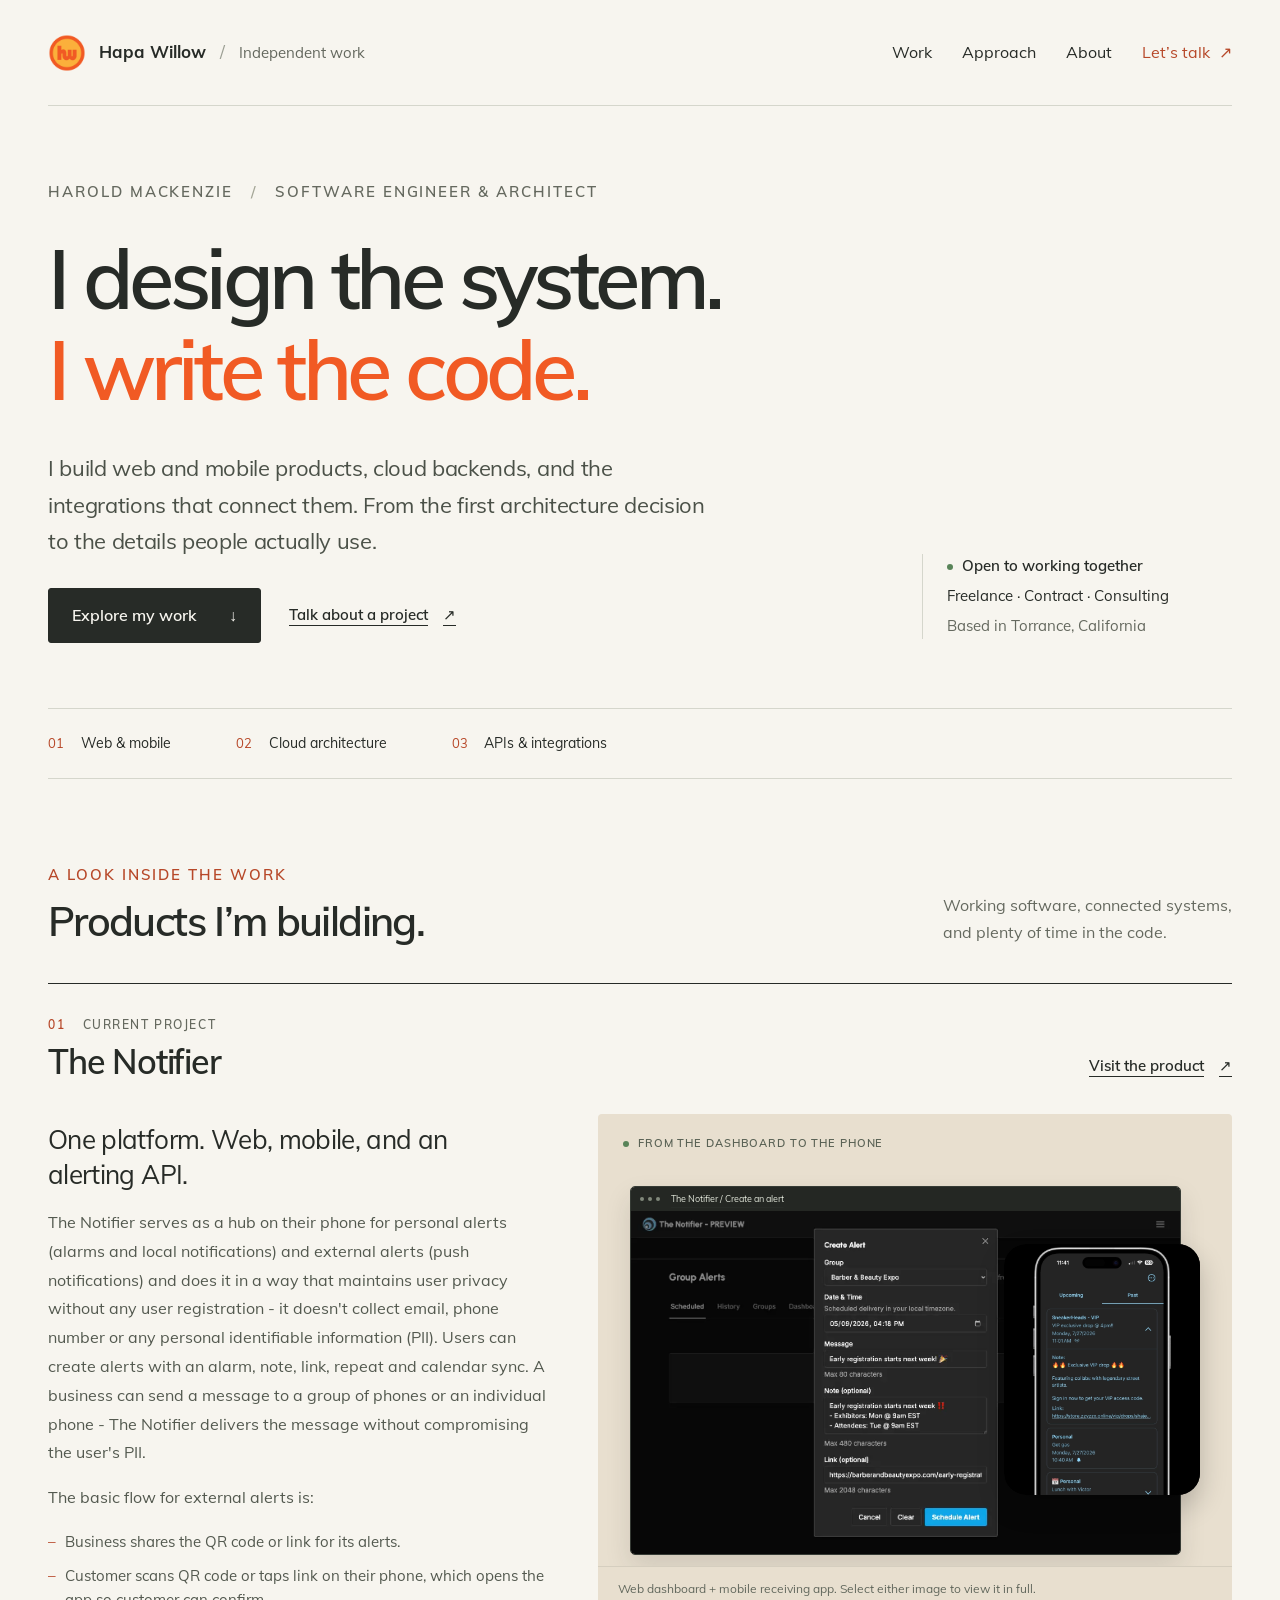
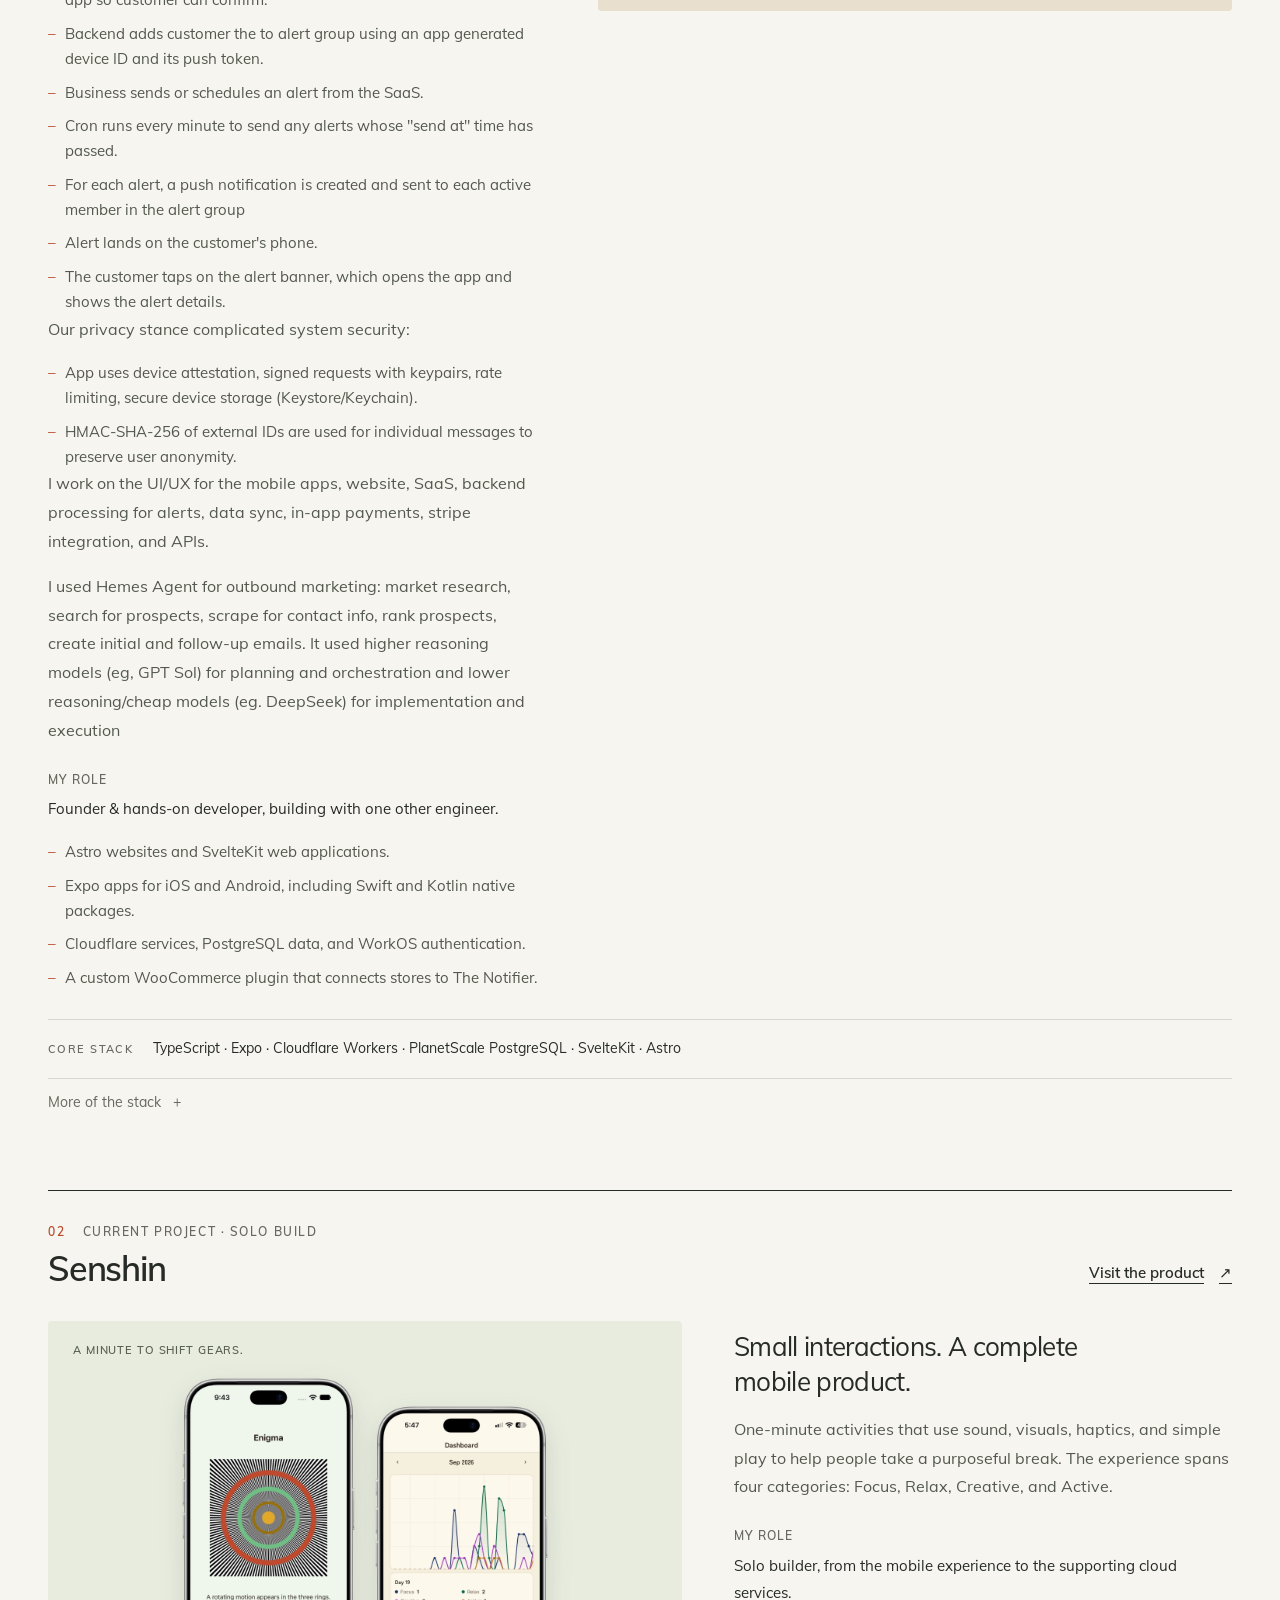
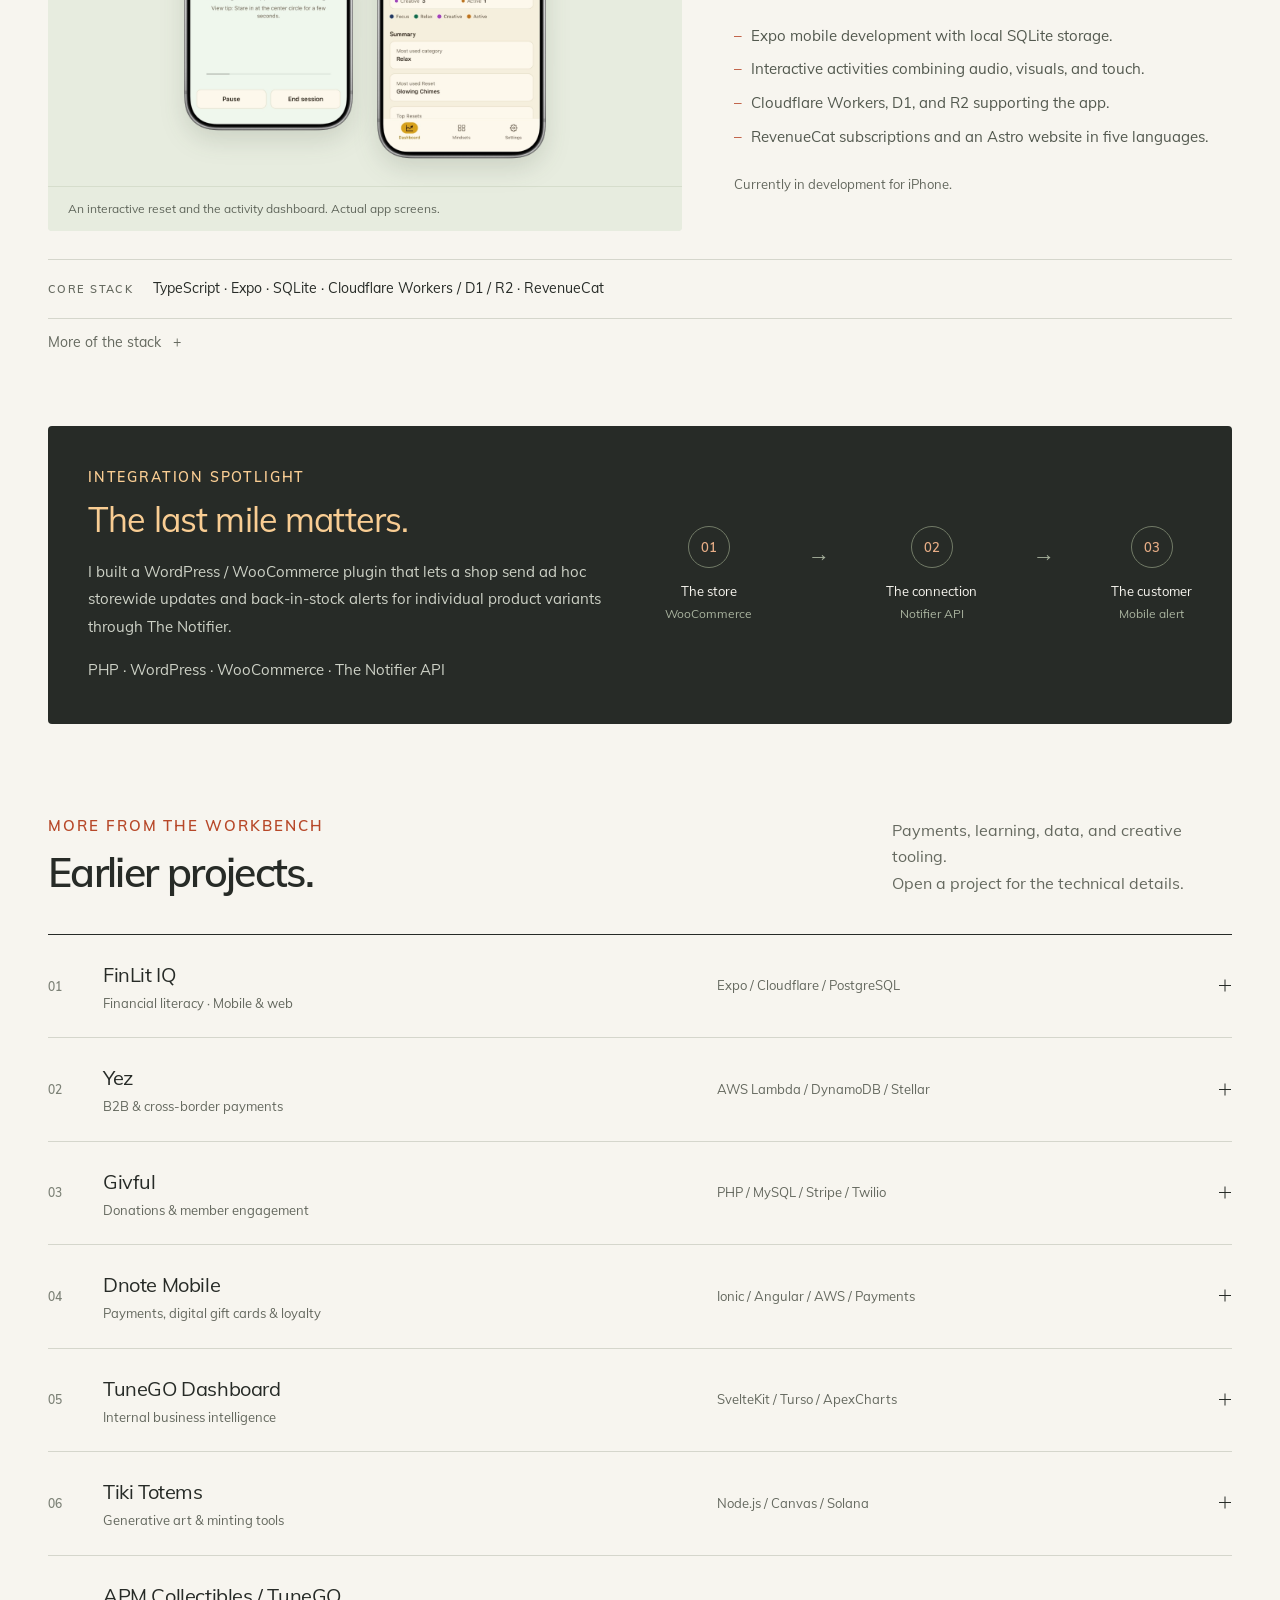
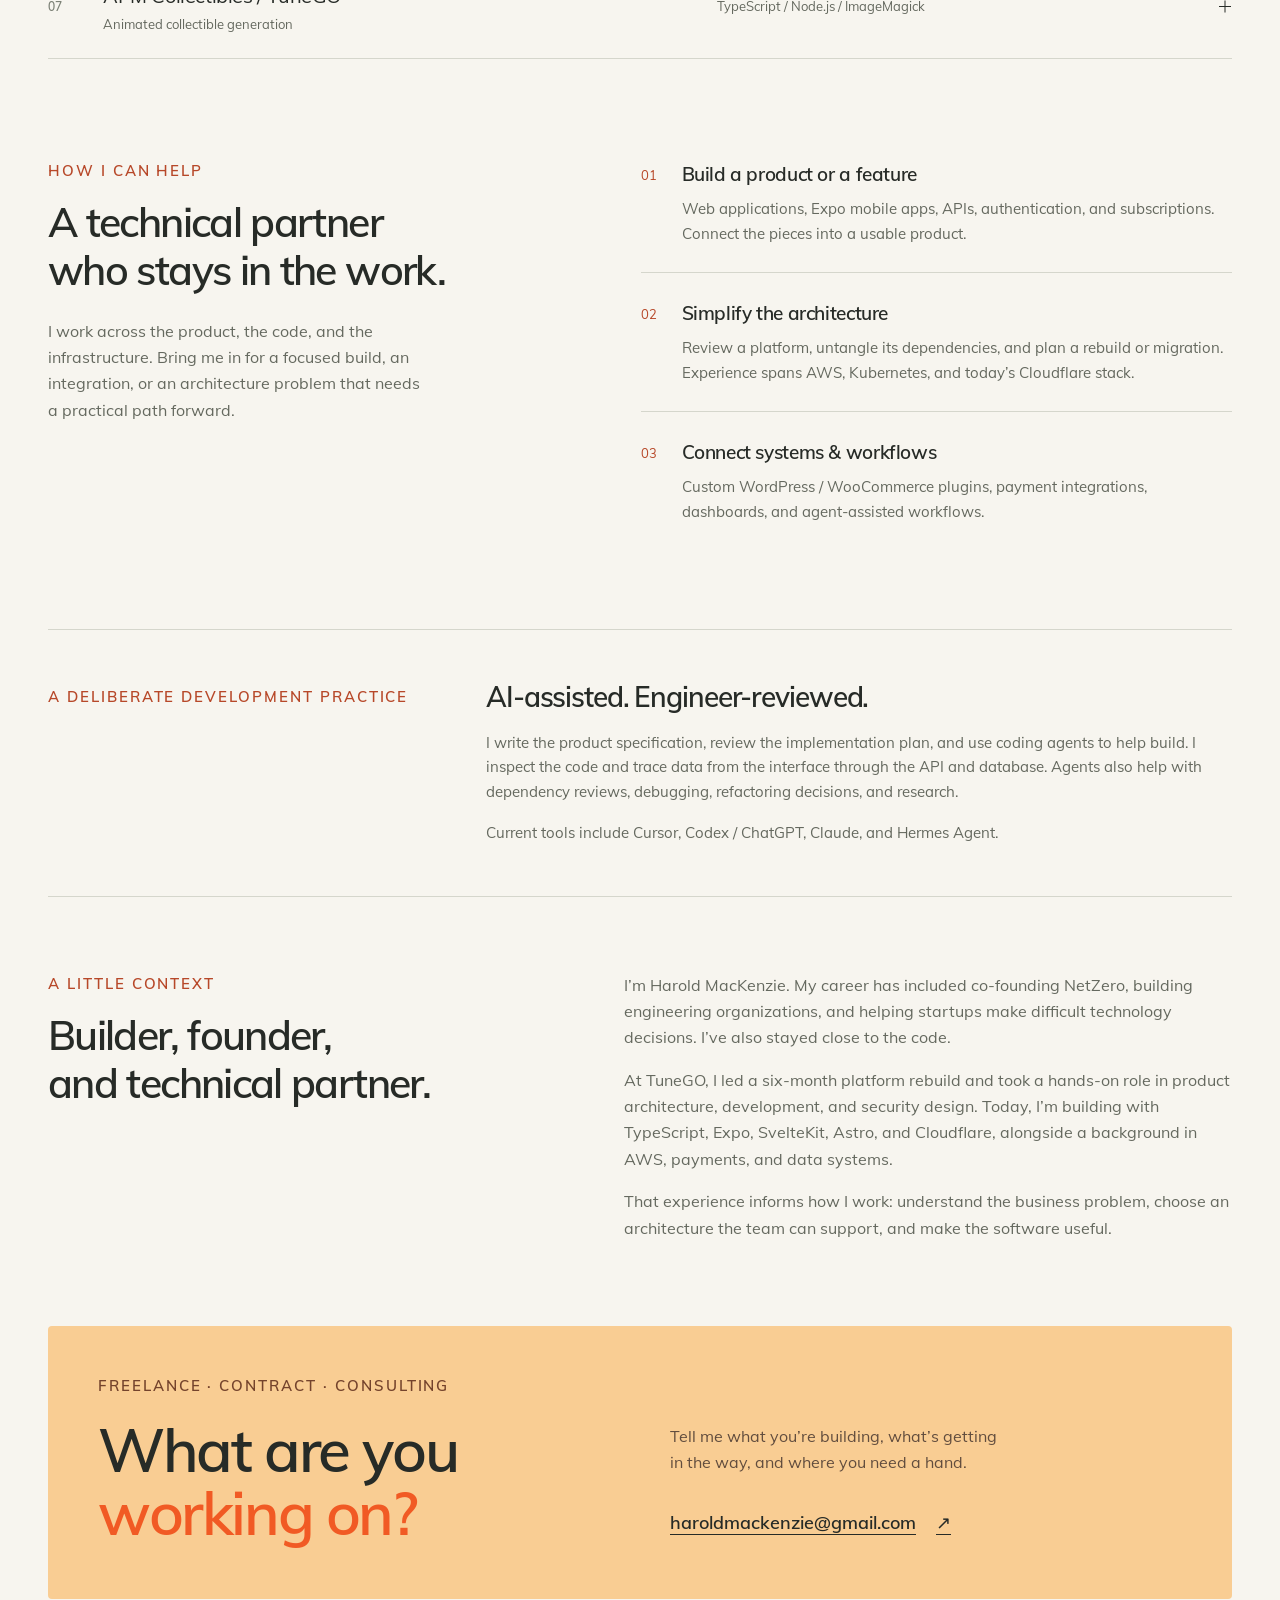
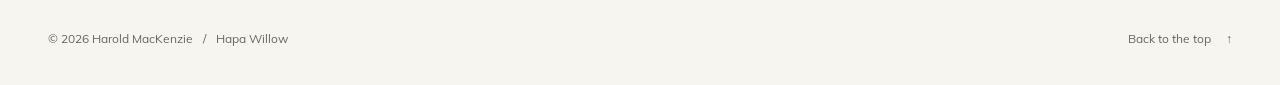
<file: personal-portfolio/index copy.html>
<!doctype html>
<html lang="en">
<head>
  <meta charset="utf-8">
  <meta name="viewport" content="width=device-width, initial-scale=1">
  <title>Harold MacKenzie – Hands-on Engineering &amp; Architecture</title>
  <meta name="description" content="Harold MacKenzie builds web and mobile products, cloud backends, and custom integrations. Available for freelance, contract, and consulting work.">
  <link rel="canonical" href="https://hapawillow.com/personal-portfolio/">
  <meta property="og:type" content="website">
  <meta property="og:title" content="Harold MacKenzie – I design the system. I write the code.">
  <meta property="og:description" content="Selected web, mobile, cloud, and integration work. Freelance · Contract · Consulting.">
  <meta property="og:url" content="https://hapawillow.com/personal-portfolio/">
  <meta name="theme-color" content="#f7f5ef">
  <link rel="icon" href="../favicon.ico" sizes="any">
  <link rel="apple-touch-icon" href="../apple-touch-icon.png">
  <link rel="preload" href="./assets/fonts/muli-regular.ttf" as="font" type="font/ttf" crossorigin>
  <link rel="preload" href="./assets/fonts/muli-semibold.ttf" as="font" type="font/ttf" crossorigin>
  <link rel="stylesheet" href="./portfolio.css">
</head>
<body>
  <a class="skip-link" href="#main">Skip to content</a>
  <div class="page-shell">
    <header class="site-header">
      <a class="brand" href="../" aria-label="Hapa Willow home">
        <img src="../images/hapa-willow.png" alt="" width="38" height="38">
        <span>Hapa Willow<span class="brand-divider" aria-hidden="true"> / </span><span class="brand-note">Independent work</span></span>
      </a>
      <nav aria-label="Portfolio navigation">
        <a href="#work">Work</a>
        <a href="#how-i-work">Approach</a>
        <a href="#about">About</a>
        <a class="nav-contact" href="#contact">Let’s talk <span aria-hidden="true">↗</span></a>
      </nav>
    </header>

    <main id="main">
      <section class="hero" aria-labelledby="hero-heading">
        <div class="eyebrow">Harold MacKenzie <span aria-hidden="true">/</span> Software engineer &amp; architect</div>
        <h1 id="hero-heading">I design the system.<br><em>I write the code.</em></h1>
        <div class="hero-bottom">
          <div>
            <p class="hero-intro">I build web and mobile products, cloud backends, and the integrations that connect them. From the first architecture decision to the details people actually use.</p>
            <div class="hero-actions">
              <a class="button" href="#work">Explore my work <span aria-hidden="true">↓</span></a>
              <a class="text-link" href="mailto:haroldmackenzie@gmail.com?subject=Let%E2%80%99s%20talk%20about%20a%20project">Talk about a project <span aria-hidden="true">↗</span></a>
            </div>
          </div>
          <aside class="availability" aria-label="Engagement types">
            <p class="availability-title"><span class="status-dot" aria-hidden="true"></span> Open to working together</p>
            <p>Freelance · Contract · Consulting</p>
            <p class="muted">Based in Torrance, California</p>
          </aside>
        </div>
        <div class="hero-index" aria-label="Areas of work">
          <span><span class="index-number">01</span> Web &amp; mobile</span>
          <span><span class="index-number">02</span> Cloud architecture</span>
          <span><span class="index-number">03</span> APIs &amp; integrations</span>
        </div>
      </section>

      <section id="work" class="work-section" aria-labelledby="work-heading">
        <div class="section-heading">
          <div><p class="eyebrow">A look inside the work</p><h2 id="work-heading">Products I’m building.</h2></div>
          <p>Working software, connected systems,<br class="desktop-break"> and plenty of time in the code.</p>
        </div>

        <!-- Authoring notes and requested additions: docs/personal-portfolio-content.md -->
        <article id="the-notifier" class="project project-notifier" aria-labelledby="notifier-heading">
          <div class="project-heading">
            <div><p class="project-meta"><span class="project-number">01</span> Current project</p><h3 id="notifier-heading">The Notifier</h3></div>
            <a class="text-link" href="https://thenotifier.app/" target="_blank" rel="noopener noreferrer">Visit the product <span aria-hidden="true">↗</span><span class="sr-only"> (opens in a new tab)</span></a>
          </div>
          <div class="project-grid">
            <div class="project-copy">
              <p class="project-lede">One platform. Web, mobile, and an alerting API.</p>
              <p>The Notifier serves as a hub on their phone for personal alerts (alarms and local notifications) and external alerts (push notifications) and does it in a way that maintains user privacy without any user registration - it doesn't collect email, phone number or any personal identifiable information (PII). Users can create alerts with an alarm, note, link, repeat and calendar sync. A business can send a message to a group of phones or an individual phone - The Notifier delivers the message without compromising the user's PII.</p>
							<p>The basic flow for external alerts is:</p>
							<ol class="work-list">
								<li>Business shares the QR code or link for its alerts.</li>
								<li>Customer scans QR code or taps link on their phone, which opens the app so customer can confirm.</li>
								<li>Backend adds customer the to alert group using an app generated device ID and its push token.
								<li>Business sends or schedules an alert from the SaaS.</li>
								<li>Cron runs every minute to send any alerts whose "send at" time has passed.</li>
								<li>For each alert, a push notification is created and sent to each active member in the alert group</li>
								<li>Alert lands on the customer's phone.</li>
								<li>The customer taps on the alert banner, which opens the app and shows the alert details.</li>
							</ol>
							<p>Our privacy stance complicated system security:</p>
              <ul class="work-list">
								<li>App uses device attestation, signed requests with keypairs, rate limiting, secure device storage (Keystore/Keychain).</li>
								<li>HMAC-SHA-256 of external IDs are used for individual messages to preserve user anonymity.</li>
							</ul>
							<p>I work on the UI/UX for the mobile apps, website, SaaS, backend processing for alerts, data sync, in-app payments, stripe integration, and APIs.</p>
							<p>I used Hemes Agent for outbound marketing: market research, search for prospects, scrape for contact info, rank prospects, create initial and follow-up emails. It used higher reasoning models (eg, GPT Sol) for planning and orchestration and lower reasoning/cheap models (eg. DeepSeek) for implementation and execution</p>

              <p class="role"><span>My role</span> Founder &amp; hands-on developer, building with one other engineer.</p>
              <ul class="work-list">
                <li>Astro websites and SvelteKit web applications.</li>
                <li>Expo apps for iOS and Android, including Swift and Kotlin native packages.</li>
                <li>Cloudflare services, PostgreSQL data, and WorkOS authentication.</li>
                <li>A custom WooCommerce plugin that connects stores to The Notifier.</li>
              </ul>
            </div>
            <figure class="product-visual notifier-visual">
              <div class="visual-label"><span class="status-dot" aria-hidden="true"></span> From the dashboard to the phone</div>
              <a class="dashboard-shot" href="./assets/notifier-dashboard.webp" target="_blank" rel="noopener noreferrer" aria-label="View full-size Notifier dashboard screenshot (opens in a new tab)">
                <div class="window-bar" aria-hidden="true"><span></span><span></span><span></span><span class="window-title">The Notifier / Create an alert</span></div>
                <img src="./assets/notifier-dashboard.webp" alt="The Notifier web dashboard with the Create Alert dialog open, showing group, date, message, and scheduling controls." width="1337" height="835" fetchpriority="high">
              </a>
              <a class="notifier-phone" href="./assets/notifier-personal.webp" target="_blank" rel="noopener noreferrer" aria-label="View full-size Notifier mobile screenshot (opens in a new tab)">
                <img src="./assets/notifier-personal.webp" alt="The Notifier mobile app displaying a group update alongside personal reminders." width="640" height="819">
              </a>
              <figcaption>Web dashboard + mobile receiving app. Select either image to view it in full.</figcaption>
            </figure>
          </div>
          <div class="project-stack"><span class="stack-label">Core stack</span><p>TypeScript · Expo · Cloudflare Workers · PlanetScale PostgreSQL · SvelteKit · Astro</p></div>
          <details class="technical-details">
            <summary>More of the stack</summary>
            <div class="details-content stack-columns">
              <p><strong>Runtime &amp; data</strong> Workers, Containers, KV, D1, R2 / S3, PostgreSQL, SQLite, Hono, Drizzle ORM.</p>
              <p><strong>Product &amp; integrations</strong> WorkOS, Resend, Stripe, Expo Push Notification Service, Tailwind, WordPress / WooCommerce, PHP.</p>
              <p><strong>Workflow tooling</strong> n8n, Firecrawl, Hermes Agent, Linear.</p>
            </div>
          </details>
        </article>

        <article id="senshin" class="project project-senshin" aria-labelledby="senshin-heading">
          <div class="project-heading">
            <div><p class="project-meta"><span class="project-number">02</span> Current project · Solo build</p><h3 id="senshin-heading">Senshin</h3></div>
            <a class="text-link" href="https://senshin.app/" target="_blank" rel="noopener noreferrer">Visit the product <span aria-hidden="true">↗</span><span class="sr-only"> (opens in a new tab)</span></a>
          </div>
          <div class="project-grid senshin-grid">
            <figure class="product-visual senshin-visual">
              <div class="visual-label">A minute to shift gears.</div>
              <div class="senshin-phones">
                <a href="./assets/senshin-enigma.webp" target="_blank" rel="noopener noreferrer" aria-label="View full-size Senshin Enigma screenshot (opens in a new tab)"><img src="./assets/senshin-enigma.webp" alt="Senshin’s Enigma activity, an optical pattern with session controls." width="450" height="920" loading="lazy"></a>
                <a href="./assets/senshin-dashboard.webp" target="_blank" rel="noopener noreferrer" aria-label="View full-size Senshin dashboard screenshot (opens in a new tab)"><img src="./assets/senshin-dashboard.webp" alt="Senshin dashboard charting activity across Focus, Relax, Creative, and Active categories." width="450" height="920" loading="lazy"></a>
              </div>
              <figcaption>An interactive reset and the activity dashboard. Actual app screens.</figcaption>
            </figure>
            <div class="project-copy">
              <p class="project-lede">Small interactions. A complete mobile product.</p>
              <p>One-minute activities that use sound, visuals, haptics, and simple play to help people take a purposeful break. The experience spans four categories: Focus, Relax, Creative, and Active.</p>
              <p class="role"><span>My role</span> Solo builder, from the mobile experience to the supporting cloud services.</p>
              <ul class="work-list">
                <li>Expo mobile development with local SQLite storage.</li>
                <li>Interactive activities combining audio, visuals, and touch.</li>
                <li>Cloudflare Workers, D1, and R2 supporting the app.</li>
                <li>RevenueCat subscriptions and an Astro website in five languages.</li>
              </ul>
              <p class="project-note">Currently in development for iPhone.</p>
            </div>
          </div>
          <div class="project-stack"><span class="stack-label">Core stack</span><p>TypeScript · Expo · SQLite · Cloudflare Workers / D1 / R2 · RevenueCat</p></div>
          <details class="technical-details">
            <summary>More of the stack</summary>
            <div class="details-content"><p>Hono · Drizzle ORM · Tailwind · Astro · Expo Push Notification Service · Linear. The Expo codebase targets iOS and Android; the current public product is focused on iPhone.</p></div>
          </details>
        </article>

        <article id="woocommerce" class="integration" aria-labelledby="integration-heading">
          <div class="integration-copy">
            <p class="eyebrow">Integration spotlight</p>
            <h3 id="integration-heading">The last mile matters.</h3>
            <p>I built a WordPress / WooCommerce plugin that lets a shop send ad hoc storewide updates and back-in-stock alerts for individual product variants through The Notifier.</p>
            <p class="integration-stack">PHP · WordPress · WooCommerce · The Notifier API</p>
          </div>
          <div class="integration-flow" role="img" aria-label="WooCommerce store updates pass through The Notifier to the customer’s phone.">
            <div class="flow-node"><span class="flow-symbol" aria-hidden="true">01</span><strong>The store</strong><span>WooCommerce</span></div>
            <span class="flow-arrow" aria-hidden="true">→</span>
            <div class="flow-node"><span class="flow-symbol" aria-hidden="true">02</span><strong>The connection</strong><span>Notifier API</span></div>
            <span class="flow-arrow" aria-hidden="true">→</span>
            <div class="flow-node"><span class="flow-symbol" aria-hidden="true">03</span><strong>The customer</strong><span>Mobile alert</span></div>
          </div>
        </article>
      </section>

      <section id="earlier-work" class="archive-section" aria-labelledby="archive-heading">
        <div class="section-heading">
          <div><p class="eyebrow">More from the workbench</p><h2 id="archive-heading">Earlier projects.</h2></div>
          <p>Payments, learning, data, and creative tooling.<br class="desktop-break"> Open a project for the technical details.</p>
        </div>
        <div class="archive-list">
          <details id="finlit-iq" class="archive-item">
            <summary><span class="archive-number">01</span><span class="archive-title">FinLit IQ<span>Financial literacy · Mobile &amp; web</span></span><span class="archive-tools">Expo / Cloudflare / PostgreSQL</span><span class="expand-icon" aria-hidden="true"></span></summary>
            <div class="archive-content">
              <div><h3>Learning experiences, backed by a content platform.</h3><p>A financial literacy product combining short lessons, proactive guidance, and gamification. I designed and developed web and mobile experiences and an architecture using low-cost computing and AI agents for content workflows.</p><p><strong>Technical work:</strong> Astro and SvelteKit web development, Expo mobile development, PostgreSQL on Neon, SQLite on Turso, Drizzle ORM, R2 storage, and custom OAuth authentication.</p><p class="archive-stack">Also: TypeScript · Tailwind · Hono · Resend</p><p class="small-note">Architecture planning diagram.</p></div>
              <figure class="architecture-figure"><a href="./assets/finlit-architecture.webp" target="_blank" rel="noopener noreferrer"><img src="./assets/finlit-architecture.webp" alt="FinLit IQ architecture planning diagram connecting course management, users, gamification, reporting, and lead generation to a mobile app." width="2200" height="1968" loading="lazy"><span>View architecture diagram <span aria-hidden="true">↗</span><span class="sr-only"> (opens in a new tab)</span></span></a></figure>
            </div>
          </details>
          <details id="yez" class="archive-item">
            <summary><span class="archive-number">02</span><span class="archive-title">Yez<span>B2B &amp; cross-border payments</span></span><span class="archive-tools">AWS Lambda / DynamoDB / Stellar</span><span class="expand-icon" aria-hidden="true"></span></summary>
            <div class="archive-content"><div><h3>Payment workflows across systems and borders.</h3><p>A B2B payments project focused on cross-border transfers, digital invoicing, and escrow. The technical stack combined AWS serverless services with the Stellar blockchain.</p><p class="archive-stack">TypeScript · AWS Lambda · DynamoDB · SES · Hugo · Airtable · Stellar</p></div></div>
          </details>
          <details id="givful" class="archive-item">
            <summary><span class="archive-number">03</span><span class="archive-title">Givful<span>Donations &amp; member engagement</span></span><span class="archive-tools">PHP / MySQL / Stripe / Twilio</span><span class="expand-icon" aria-hidden="true"></span></summary>
            <div class="archive-content"><div><h3>A donation flow that keeps people involved.</h3><p>A nonprofit giving platform with branded donation pages, scheduled SMS reminders, PIN-approved donations, and reporting. The product connected member registration, payments, and recurring engagement.</p><p class="archive-stack">JavaScript · Foundation · PHP / Slim · Custom OAuth 2.0 · AWS EC2 / RDS MySQL / SES · Stripe · Twilio</p></div></div>
          </details>
          <details id="dnote" class="archive-item">
            <summary><span class="archive-number">04</span><span class="archive-title">Dnote Mobile<span>Payments, digital gift cards &amp; loyalty</span></span><span class="archive-tools">Ionic / Angular / AWS / Payments</span><span class="expand-icon" aria-hidden="true"></span></summary>
            <div class="archive-content"><div><h3>Mobile payments for small businesses.</h3><p>A payment and loyalty platform bringing digital gift cards and PIN-approved transactions to small businesses. It combined customer payment flows, merchant tools, messaging, and APIs for third-party developers.</p><p class="archive-stack">JavaScript · Angular 2 · Ionic · Bootstrap / Foundation · PHP / Slim · OAuth 2.0 · AWS EC2 / RDS MySQL / SES · Stripe · Twilio</p></div></div>
          </details>
          <details id="tunego-dashboard" class="archive-item">
            <summary><span class="archive-number">05</span><span class="archive-title">TuneGO Dashboard<span>Internal business intelligence</span></span><span class="archive-tools">SvelteKit / Turso / ApexCharts</span><span class="expand-icon" aria-hidden="true"></span></summary>
            <div class="archive-content"><div><h3>Make business health easier to read.</h3><p>An internal dashboard for business performance, refreshed every ten minutes. Reporting data was pushed into a separate Turso database; the dashboard did not need direct access to the company’s production systems.</p><p><strong>Technical focus:</strong> SvelteKit interfaces, ApexCharts visualizations, Drizzle data access, and passwordless sign-in with Lucia and Loops.</p><p class="archive-stack">TypeScript / Node.js · SvelteKit · Turso · Drizzle ORM · Lucia · Loops · ApexCharts</p></div></div>
          </details>
          <details id="tiki-totems" class="archive-item">
            <summary><span class="archive-number">06</span><span class="archive-title">Tiki Totems<span>Generative art &amp; minting tools</span></span><span class="archive-tools">Node.js / Canvas / Solana</span><span class="expand-icon" aria-hidden="true"></span></summary>
            <div class="archive-content"><div><h3>From layered artwork to a collection.</h3><p>A generative art project with a Node.js tool for composing layered assets, controlling trait quantities, and producing a rarity table. The broader project used an Astro site, Cloudflare Workers, and Metaplex Candy Machine on Solana.</p><p class="archive-stack">JavaScript / Node.js · Canvas API · Cloudflare Workers · Astro · Metaplex Candy Machine · Solana</p></div></div>
          </details>
          <details id="apm-collectibles" class="archive-item">
            <summary><span class="archive-number">07</span><span class="archive-title">APM Collectibles / TuneGO<span>Animated collectible generation</span></span><span class="archive-tools">TypeScript / Node.js / ImageMagick</span><span class="expand-icon" aria-hidden="true"></span></summary>
            <div class="archive-content"><div><h3>A repeatable pipeline for animated assets.</h3><p>A command-line generator that reads track and trait data from CSV, renders text and graphics with the Canvas API, then uses ImageMagick to composite those overlays onto animated GIFs. The wider collectibles project used the Flow blockchain.</p><p class="archive-stack">TypeScript / Node.js · Canvas API · ImageMagick · CSV processing · Flow</p></div></div>
          </details>
        </div>
      </section>

      <section id="how-i-work" class="approach-section" aria-labelledby="approach-heading">
        <div class="approach-intro"><p class="eyebrow">How I can help</p><h2 id="approach-heading">A technical partner<br>who stays in the work.</h2><p>I work across the product, the code, and the infrastructure. Bring me in for a focused build, an integration, or an architecture problem that needs a practical path forward.</p></div>
        <div class="offer-list">
          <div class="offer"><span class="index-number">01</span><div><h3>Build a product or a feature</h3><p>Web applications, Expo mobile apps, APIs, authentication, and subscriptions. Connect the pieces into a usable product.</p></div></div>
          <div class="offer"><span class="index-number">02</span><div><h3>Simplify the architecture</h3><p>Review a platform, untangle its dependencies, and plan a rebuild or migration. Experience spans AWS, Kubernetes, and today’s Cloudflare stack.</p></div></div>
          <div class="offer"><span class="index-number">03</span><div><h3>Connect systems &amp; workflows</h3><p>Custom WordPress / WooCommerce plugins, payment integrations, dashboards, and agent-assisted workflows.</p></div></div>
        </div>
      </section>

      <section class="practice-section" aria-labelledby="practice-heading">
        <p class="eyebrow">A deliberate development practice</p>
        <div><h2 id="practice-heading">AI-assisted. Engineer-reviewed.</h2><p>I write the product specification, review the implementation plan, and use coding agents to help build. I inspect the code and trace data from the interface through the API and database. Agents also help with dependency reviews, debugging, refactoring decisions, and research.</p><p class="practice-tools">Current tools include Cursor, Codex / ChatGPT, Claude, and Hermes Agent.</p></div>
      </section>

      <section id="about" class="about-section" aria-labelledby="about-heading">
        <div><p class="eyebrow">A little context</p><h2 id="about-heading">Builder, founder,<br>and technical partner.</h2></div>
        <div><p>I’m Harold MacKenzie. My career has included co-founding NetZero, building engineering organizations, and helping startups make difficult technology decisions. I’ve also stayed close to the code.</p><p>At TuneGO, I led a six-month platform rebuild and took a hands-on role in product architecture, development, and security design. Today, I’m building with TypeScript, Expo, SvelteKit, Astro, and Cloudflare, alongside a background in AWS, payments, and data systems.</p><p>That experience informs how I work: understand the business problem, choose an architecture the team can support, and make the software useful.</p></div>
      </section>

      <section id="contact" class="contact-section" aria-labelledby="contact-heading">
        <p class="eyebrow">Freelance · Contract · Consulting</p>
        <div class="contact-grid"><h2 id="contact-heading">What are you<br><em>working on?</em></h2><div><p>Tell me what you’re building, what’s getting in the way, and where you need a hand.</p><a class="contact-email" href="mailto:haroldmackenzie@gmail.com?subject=Let%E2%80%99s%20talk%20about%20a%20project">haroldmackenzie@gmail.com <span aria-hidden="true">↗</span></a></div></div>
      </section>
    </main>

    <footer class="site-footer"><p>© 2026 Harold MacKenzie <span aria-hidden="true">/</span> Hapa Willow</p><a href="#main">Back to the top <span aria-hidden="true">↑</span></a></footer>
  </div>
</body>
</html>
</file>
<file: css/style.css>
html,body{color:#F15A24;margin:1rem;padding:0}html{font-family:"Muli",sans-serif;font-size:16px;overflow-y:auto}body{background-color:#F9CD93}a{-webkit-transition:color 0.2s ease-out;-moz-transition:color 0.2s ease-out;transition:color 0.2s ease-out;color:#F15A24}a:hover{color:#333}h1{font-size:4rem}h2{font-size:2rem;font-weight:normal}@media screen and (max-width: 992px){h1{font-size:12vw;text-align:center}h2{font-size:1.5rem;text-align:center}}img.portrait{box-sizing:border-box;border-radius:50%;border:0px solid #F15A24;margin:2em 3em;width:100%;height:auto;max-width:300px;max-height:300px}.column{flex:1}main{display:flex;margin-top:20vh}main .column.left{text-align:end}main .column.right h1{margin-left:-10px;margin-bottom:0.4em;margin-top:11vh}main .column.right h2{margin-left:-4px;margin-top:0}main .column.right .links{margin-top:2.5rem;font-size:1.5rem}main .column.right .links a{margin-right:0.5rem;text-decoration:none}@media screen and (max-width: 992px){main{flex-direction:column;margin-top:0}main .column.left{text-align:center}main .column.right h1{margin-top:0}main img.portrait{margin:0}}footer{display:flex;margin-top:3rem;font-size:0.75rem}@media screen and (max-width: 992px){footer{flex-direction:column}}
</file>
<file: personal-portfolio/portfolio.css>
@font-face { font-family: "Muli"; font-style: normal; font-weight: 400; font-display: swap; src: url("./assets/fonts/muli-regular.ttf") format("truetype"); }
@font-face { font-family: "Muli"; font-style: normal; font-weight: 600; font-display: swap; src: url("./assets/fonts/muli-semibold.ttf") format("truetype"); }
@font-face { font-family: "Muli"; font-style: normal; font-weight: 700; font-display: swap; src: url("./assets/fonts/muli-bold.ttf") format("truetype"); }
@font-face { font-family: "Muli"; font-style: normal; font-weight: 800; font-display: swap; src: url("./assets/fonts/muli-extrabold.ttf") format("truetype"); }
/* Standalone styles: the homepage intentionally does not import this file. */
:root {
  color-scheme: light;
  --paper: #f7f5ef;
  --ink: #272b27;
  --muted: #65695f;
  --orange: #b74829;
  --line: #d5d6cc;
  --sage: #e7ecdf;
  --sans: "Muli", sans-serif;
  --brand-orange: #f15a24;
  --brand-peach: #f9cd93;
}
* { box-sizing: border-box; }
html { scroll-behavior: smooth; scroll-padding-top: 30px; }
body { margin: 0; background: var(--paper); color: var(--ink); font-family: var(--sans); font-size: 18px; line-height: 1.65; -webkit-font-smoothing: antialiased; }
::selection { background: var(--brand-peach); color: var(--ink); }
a { color: inherit; text-underline-offset: 5px; }
a:hover { color: var(--orange); }
a:focus-visible, summary:focus-visible { outline: 3px solid var(--orange); outline-offset: 6px; border-radius: 2px; }
img { display: block; max-width: 100%; height: auto; }
p, h1, h2, h3, figure { margin: 0; }
p + p { margin-top: 16px; }
em { font-family: inherit; font-style: normal; font-weight: inherit; }
button, a, summary { -webkit-tap-highlight-color: transparent; }
.page-shell { width: min(1240px, calc(100% - 96px)); margin-inline: auto; }
.sr-only { position: absolute; width: 1px; height: 1px; overflow: hidden; clip-path: inset(50%); white-space: nowrap; }
.skip-link { position: fixed; top: -100px; left: 20px; padding: 12px 20px; background: var(--ink); color: white; z-index: 10; }
.skip-link:focus { top: 16px; }
.site-header { min-height: 106px; border-bottom: 1px solid var(--line); display: flex; align-items: center; justify-content: space-between; gap: 24px; }
.brand { display: flex; align-items: center; gap: 13px; font-size: 17px; font-weight: 650; text-decoration: none; }
.brand img { border-radius: 50%; width: 38px; height: 38px; }
.brand-divider { color: #9c9f94; margin-inline: 10px; font-weight: 400; }
.brand-note { color: var(--muted); font-size: 15px; font-weight: 400; }
.site-header nav { display: flex; align-items: center; gap: 30px; font-size: 16px; }
.site-header nav a { display: inline-flex; align-items: center; min-height: 44px; text-decoration: none; }
.site-header nav a:hover { text-decoration: underline; }
.site-header nav .nav-contact { color: var(--orange); }
.nav-contact span { margin-left: 9px; }
.eyebrow, .project-meta, .stack-label, .visual-label { font-size: 15px; letter-spacing: .13em; text-transform: uppercase; font-weight: 600; line-height: 1.6; }
.hero { padding-top: 74px; }
.hero > .eyebrow { color: var(--muted); }
.hero > .eyebrow span { margin-inline: 12px; color: #a4a697; }
h1 { font-size: clamp(48px, 6.5vw, 90px); line-height: 1.09; letter-spacing: -.055em; font-weight: 600; margin-top: 29px; }
h1 em { color: var(--brand-orange); letter-spacing: -.055em; font-size: 1em; }
.hero-bottom { display: grid; grid-template-columns: 1fr 310px; gap: 80px; align-items: end; margin-top: 36px; }
.hero-intro { font-size: 22px; line-height: 1.65; max-width: 680px; color: #4b5148; letter-spacing: -.015em; }
.hero-actions { display: flex; align-items: center; gap: 28px; margin-top: 29px; }
.button { display: inline-flex; gap: 32px; align-items: center; background: var(--ink); color: var(--paper); padding: 13px 23px; font-size: 16px; font-weight: 550; text-decoration: none; border: 1px solid var(--ink); border-radius: 3px; transition: background .2s; }
.button:hover { background: var(--orange); border-color: var(--orange); color: white; }
.text-link { display: inline-flex; gap: 15px; align-items: center; font-size: 15px; font-weight: 550; text-decoration-thickness: 1px; white-space: nowrap; }
.availability { border-left: 1px solid var(--line); padding-left: 24px; margin-bottom: 4px; font-size: 15px; }
.availability p + p { margin-top: 5px; }
.availability-title { display: flex; align-items: center; gap: 9px; font-weight: 600; }
.status-dot { display: inline-block; width: 6px; height: 6px; border-radius: 50%; background: #598459; flex-shrink: 0; }
.muted { color: var(--muted); }
.hero-index { display: flex; gap: 65px; padding-block: 23px; margin-top: 65px; border-block: 1px solid var(--line); font-size: 14px; }
.index-number { font-family: inherit; color: var(--orange); font-size: 13px; letter-spacing: .03em; margin-right: 12px; }
.work-section, .archive-section { padding-top: 84px; }
.section-heading { display: flex; justify-content: space-between; align-items: end; gap: 30px; margin-bottom: 38px; }
.section-heading .eyebrow { color: var(--orange); margin-bottom: 10px; }
h2 { font-size: clamp(29px, 3.2vw, 42px); line-height: 1.18; letter-spacing: -.04em; font-weight: 550; }
.section-heading > p { color: var(--muted); font-size: 16px; max-width: 340px; }
.project { padding-block: 31px 0; border-top: 1px solid var(--ink); }
.project + .project { margin-top: 64px; }
.project-heading { display: flex; align-items: center; justify-content: space-between; gap: 20px; margin-bottom: 30px; }
.project-meta { color: var(--muted); font-size: 12px; }
.project-number { color: var(--orange); display: inline-block; margin-right: 13px; font-family: inherit; }
.project-heading h3 { font-size: 34px; font-weight: 550; line-height: 1.25; letter-spacing: -.035em; margin-top: 7px; }
.project-heading .text-link { align-self: end; margin-bottom: 5px; }
.project-grid { display: grid; grid-template-columns: .88fr 1.12fr; gap: 52px; align-items: start; }
.project-copy { padding-top: 8px; }
.project-copy > p { color: #53594f; font-size: 16px; line-height: 1.8; }
.project-copy > .project-lede { font-size: 26px; color: var(--ink); line-height: 1.35; letter-spacing: -.025em; font-weight: 500; max-width: 400px; margin-bottom: 16px; }
.project-copy > .role { font-size: 15px; margin-top: 24px; color: var(--ink); }
.role > span { display: block; font-size: 12px; letter-spacing: .1em; text-transform: uppercase; color: var(--muted); font-weight: 600; margin-bottom: 5px; }
.work-list { list-style: none; margin: 18px 0 0; padding: 0; font-size: 15px; color: #53594f; }
.work-list li { position: relative; padding-left: 17px; margin-top: 9px; }
.work-list li::before { content: "–"; position: absolute; left: 0; color: var(--orange); }
.product-visual { position: relative; overflow: hidden; border-radius: 4px; }
.visual-label { position: absolute; left: 25px; top: 21px; color: #5a6255; letter-spacing: .08em; font-size: 11px; display: flex; align-items: center; gap: 9px; }
.notifier-visual { background: #e8dfcf; padding: 63px 0 56px; }
.dashboard-shot { width: 87%; display: block; margin-left: 5%; margin-top: 9px; box-shadow: 0 12px 26px #252b2720; border: 1px solid #363b35; border-radius: 5px; overflow: hidden; }
.dashboard-shot img { width: 100%; }
.window-bar { background: #242723; height: 24px; display: flex; gap: 4px; align-items: center; padding-inline: 9px; }
.window-bar > span:not(.window-title) { width: 4px; height: 4px; border-radius: 50%; background: #81887b; }
.window-title { font-size: 9px; color: #e0e5d9; margin-left: 7px; line-height: 1; }
.notifier-phone { position: absolute; display: block; width: 31%; right: 5%; top: 130px; border-radius: 22px; box-shadow: 0 12px 28px #0003; background: #111; overflow: hidden; }
.notifier-phone img { width: 100%; }
.product-visual figcaption { position: absolute; bottom: 0; left: 0; width: 100%; padding: 12px 20px; font-size: 12px; color: #62685d; background: #e8dfcf; border-top: 1px solid #d5cebf; }
.project-stack { margin-top: 28px; display: flex; gap: 20px; align-items: baseline; padding-block: 17px; border-block: 1px solid var(--line); }
.stack-label { flex-shrink: 0; color: var(--muted); font-size: 11px; }
.project-stack p { font-size: 14px; line-height: 1.7; }
summary { cursor: pointer; list-style: none; }
summary::-webkit-details-marker { display: none; }
.technical-details summary { width: fit-content; padding-block: 12px; font-size: 14px; color: var(--muted); }
.technical-details summary::after { content: "+"; margin-left: 12px; font-family: inherit; }
.technical-details[open] summary::after { content: "−"; }
.details-content { color: var(--muted); font-size: 14px; padding-bottom: 20px; max-width: 940px; }
.details-content strong { display: block; color: var(--ink); margin-bottom: 5px; }
.stack-columns { display: grid; grid-template-columns: 1fr 1fr 1fr; gap: 30px; }
.stack-columns p + p { margin-top: 0; }
.senshin-grid { grid-template-columns: 1.12fr .88fr; }
.senshin-visual { background: var(--sage); }
.senshin-carousel { padding: 0; min-width: 0; }
.senshin-carousel .notifier-slides { height: min(170vw, 680px); align-items: stretch; }
.senshin-carousel .notifier-slide { height: 100%; align-self: stretch; display: grid; grid-template-rows: minmax(0, 1fr) auto; }
.senshin-carousel .notifier-slide a { width: 100%; height: 100%; display: flex; align-items: center; justify-content: center; min-height: 0; overflow: hidden; background: var(--sage); }
.senshin-carousel .notifier-slide figcaption { position: static; min-height: 68px; padding: 16px 22px; color: #62685d; background: var(--sage); border-top: 1px solid #d6ddcc; font-size: 13px; }
.senshin-phones { display: flex; align-items: start; justify-content: center; gap: 18px; padding: 55px 35px 25px; }
.senshin-phones a { width: 41%; max-width: 175px; filter: drop-shadow(0 10px 12px #28372324); }
.senshin-phones a:nth-child(2) { margin-top: 28px; }
.senshin-visual figcaption { position: static; background: var(--sage); border-top-color: #d6ddcc; }
.project-copy > .project-note { font-size: 13px; color: var(--muted); margin-top: 23px; }
.integration { margin-top: 60px; background: var(--ink); color: var(--paper); padding: 40px; display: grid; grid-template-columns: 1fr 1fr; gap: 50px; border-radius: 4px; }
.integration .eyebrow { color: var(--brand-peach); font-size: 14px; }
.integration h3 { color: var(--brand-peach); font-size: 34px; font-weight: 400; letter-spacing: -.025em; line-height: 1.3; margin-top: 10px; }
.integration-copy > p:not(.eyebrow) { color: #cdd1c6; font-size: 15px; line-height: 1.85; margin-top: 15px; }
.integration-copy > .integration-stack { font-size: 12px; color: #d2b79e; }
.integration-demo { margin: 0; padding: 16px; display: flex; flex-direction: column; align-items: center; justify-content: center; border-radius: 4px; background: #f0eee8; }
.integration-demo img { display: block; width: auto; max-width: 100%; max-height: 480px; object-fit: contain; }
.integration-demo figcaption { max-width: 100%; margin-top: 12px; color: #596055; font-size: 12px; line-height: 1.55; text-align: center; }
.integration-flow { display: flex; align-items: center; justify-content: space-between; gap: 12px; }
.flow-node { display: flex; flex-direction: column; align-items: center; text-align: center; }
.flow-symbol { width: 42px; height: 42px; border: 1px solid #727b67; border-radius: 50%; display: grid; place-items: center; color: #e7ad86; font: 600 13px var(--sans); margin-bottom: 13px; }
.flow-node strong { font-size: 13px; font-weight: 500; }
.flow-node > span:last-child { font-size: 12px; color: #a8b29e; margin-top: 2px; }
.flow-arrow { color: #a4ae9a; font-size: 22px; margin-bottom: 37px; }
.archive-section { padding-top: 90px; }
.archive-list { border-top: 1px solid var(--ink); }
.archive-item { border-bottom: 1px solid var(--line); }
.archive-item summary { display: grid; grid-template-columns: 35px 1fr minmax(180px, .8fr) 20px; align-items: center; gap: 20px; padding-block: 23px; }
.archive-number { color: #7d8277; font: 600 12px var(--sans); }
.archive-title { font-size: 20px; font-weight: 500; letter-spacing: -.02em; }
.archive-title > span { display: block; color: var(--muted); font-size: 13px; font-weight: 400; letter-spacing: 0; margin-top: 2px; }
.archive-tools { color: var(--muted); font-size: 13px; }
.expand-icon { width: 14px; height: 14px; position: relative; justify-self: end; }
.expand-icon::before, .expand-icon::after { content: ""; position: absolute; left: 1px; top: 6px; width: 12px; height: 1px; background: var(--ink); }
.expand-icon::after { transform: rotate(90deg); }
.archive-item[open] .expand-icon::after { transform: none; }
.archive-item summary:hover .archive-title { color: var(--orange); }
.archive-content { display: flex; gap: 45px; padding: 0 40px 32px 55px; color: #53594f; font-size: 15px; }
.archive-content > div { flex: 1; max-width: 720px; }
.archive-content h3 { font-size: 19px; font-weight: 550; color: var(--ink); margin-bottom: 13px; letter-spacing: -.02em; }
.archive-stack { font-size: 13px; color: var(--muted); }
.small-note { font-size: 12px; color: var(--muted); }
.archive-carousel { flex: .8; width: 100%; min-width: 0; align-self: flex-start; background: var(--ink); color: var(--paper); }
.archive-carousel .notifier-slide { display: flex; flex-direction: column; }
.archive-carousel .notifier-slide a { flex: 1; display: grid; place-items: center; min-height: 0; background: #111; }
.archive-carousel .notifier-slide img { width: auto; max-width: 100%; max-height: 520px; aspect-ratio: auto; object-fit: contain; background: #111; }
.archive-carousel .notifier-slide figcaption { position: static; min-height: 56px; padding: 14px 18px; color: #d8ddcf; background: var(--ink); border-top: 1px solid #525a4d; font-size: 12px; }
.archive-carousel .carousel-position { color: var(--paper); }
.archive-carousel .carousel-controls { padding: 0 14px 14px; }
.approach-section { display: grid; grid-template-columns: 1fr 1.2fr; gap: 100px; padding-block: 100px 80px; border-bottom: 1px solid var(--line); }
.approach-intro .eyebrow { color: var(--orange); margin-bottom: 15px; }
.approach-intro > p:last-child { margin-top: 23px; font-size: 16px; color: var(--muted); max-width: 380px; }
.offer { display: flex; gap: 12px; padding-block: 25px; border-top: 1px solid var(--line); }
.offer:first-child { padding-top: 0; border-top: 0; }
.offer > .index-number { margin-top: 6px; }
.offer h3 { font-size: 19px; font-weight: 550; letter-spacing: -.02em; }
.offer p { margin-top: 7px; color: var(--muted); font-size: 15px; }
.practice-section { display: grid; grid-template-columns: 1fr 2fr; gap: 65px; padding-block: 50px; border-bottom: 1px solid var(--line); }
.practice-section > .eyebrow { color: var(--orange); margin-top: 5px; font-size: 15px; }
.practice-section h2 { font-size: 28px; margin-bottom: 17px; }
.practice-section p:not(.eyebrow) { font-size: 15px; color: var(--muted); }
.practice-section .practice-tools { font-size: 13px; }
.about-section { display: grid; grid-template-columns: 1fr 1.25fr; gap: 90px; padding-block: 75px 85px; }
.about-section .eyebrow { color: var(--orange); margin-bottom: 15px; }
.about-section > div:last-child { font-size: 16px; color: var(--muted); }
.contact-section { background: var(--brand-peach); padding: 48px 50px 55px; border-radius: 4px; }
.contact-section > .eyebrow { color: #74432c; font-size: 15px; }
.contact-grid { display: grid; grid-template-columns: 1fr 1fr; gap: 60px; align-items: end; margin-top: 20px; }
.contact-grid h2 { font-size: clamp(38px, 4.7vw, 61px); line-height: 1.05; }
.contact-grid h2 em { color: var(--brand-orange); font-size: 1em; }
.contact-grid p { color: #624d3e; font-size: 16px; max-width: 340px; }
.contact-email { display: inline-flex; align-items: center; min-height: 44px; gap: 20px; font-size: 18px; font-weight: 550; margin-top: 25px; }
.site-footer { display: flex; justify-content: space-between; gap: 20px; font-size: 12px; color: var(--muted); padding-block: 30px 36px; }
.site-footer p > span { margin-inline: 7px; }
.site-footer a { text-decoration: none; }
.site-footer a:hover { text-decoration: underline; }
.site-footer a > span { margin-left: 12px; }
@media (min-width: 1440px) {
  .notifier-phone { top: 122px; }
}
@media (max-width: 1100px) {
  .page-shell { width: calc(100% - 64px); }
  .brand-note, .brand-divider { display: none; }
  .hero-bottom { gap: 35px; grid-template-columns: 1fr 270px; }
  .hero-intro { font-size: 20px; }
  .project-grid { gap: 30px; }
  .notifier-phone { top: 145px; width: 33%; }
  .senshin-phones { padding-inline: 20px; }
  .integration { gap: 25px; padding: 32px; }
  .approach-section, .about-section { gap: 55px; }
  .contact-section { padding-inline: 35px; }
  .contact-grid { gap: 30px; }
}
@media (max-width: 800px) {
  .page-shell { width: calc(100% - 48px); }
  .site-header { min-height: 85px; }
  .site-header nav { gap: 21px; font-size: 14px; }
  .site-header nav a[href="#about"] { display: none; }
  .hero { padding-top: 54px; }
  h1 { font-size: clamp(43px, 7.7vw, 64px); }
  .hero-bottom { grid-template-columns: 1fr; gap: 28px; }
  .hero-intro { max-width: 620px; }
  .availability { border-left: 0; padding-left: 0; display: flex; flex-wrap: wrap; gap: 5px 18px; }
  .availability p + p { margin-top: 0; }
  .hero-index { margin-top: 35px; gap: 28px; flex-wrap: wrap; }
  .work-section, .archive-section { padding-top: 60px; }
  .section-heading { align-items: start; flex-direction: column; gap: 16px; margin-bottom: 28px; }
  .section-heading > p { max-width: 500px; }
  .desktop-break { display: none; }
  .project-grid, .senshin-grid { grid-template-columns: 1fr; gap: 25px; }
  .project-copy > .project-lede { max-width: none; }
  .project-copy { padding-top: 0; }
  .dashboard-shot { width: 82%; }
  .notifier-phone { top: 135px; width: 28%; max-width: 175px; }
  .project-heading { margin-bottom: 23px; }
  .project-heading h3 { font-size: 31px; }
  .senshin-grid .project-copy { grid-row: 1; }
  .senshin-phones { gap: 28px; }
  .senshin-phones a { max-width: 180px; }
  .integration { grid-template-columns: 1fr; gap: 30px; }
  .integration-flow { justify-content: start; gap: 25px; }
  .flow-node { min-width: 80px; }
  .archive-item summary { grid-template-columns: 22px 1fr 16px; gap: 12px; }
  .archive-tools { display: none; }
  .archive-content { padding-left: 34px; padding-right: 0; flex-direction: column; gap: 22px; }
  .archive-carousel { max-width: 450px; }
  .approach-section { grid-template-columns: 1fr; gap: 38px; padding-block: 65px 45px; }
  .approach-intro > p:last-child { max-width: 600px; }
  .practice-section { grid-template-columns: 1fr; gap: 17px; padding-block: 38px; }
  .about-section { grid-template-columns: 1fr; gap: 25px; padding-block: 55px; }
  .contact-section { padding: 32px; }
  .contact-grid { grid-template-columns: 1fr; gap: 25px; }
  .contact-grid h2 { font-size: 48px; }
  .contact-grid p { max-width: 500px; }
}
@media (max-width: 480px) {
  .page-shell { width: calc(100% - 36px); }
  .brand { font-size: 14px; gap: 8px; }
  .brand img { width: 28px; height: 28px; }
  .site-header { min-height: 75px; gap: 12px; }
  .site-header nav { gap: 17px; font-size: 13px; }
  .site-header nav a[href="#how-i-work"] { display: none; }
  .nav-contact span { margin-left: 3px; }
  .hero { padding-top: 37px; }
  .hero > .eyebrow { font-size: 11px; max-width: 270px; }
  .hero > .eyebrow span { margin-inline: 5px; }
  h1 { font-size: clamp(31px, 8.6vw, 41px); margin-top: 23px; letter-spacing: -.05em; }
  .hero-bottom { margin-top: 24px; }
  .hero-intro { font-size: 18px; }
  .hero-actions { gap: 20px; flex-wrap: wrap; margin-top: 23px; }
  .hero-actions .text-link { font-size: 14px; gap: 9px; }
  .button { padding: 12px 16px; gap: 19px; font-size: 14px; }
  .availability { font-size: 13px; gap: 3px 14px; }
  .availability-title { width: 100%; }
  .hero-index { gap: 10px 24px; padding-block: 18px; font-size: 12px; }
  .hero-index .index-number { margin-right: 5px; font-size: 11px; }
  .section-heading .eyebrow { font-size: 14px; }
  h2 { font-size: 32px; }
  .project-heading { align-items: start; }
  .project-heading .text-link { font-size: 12px; gap: 7px; margin-bottom: 4px; }
  .project-meta { font-size: 11px; letter-spacing: .07em; }
  .project-heading h3 { font-size: 30px; }
  .project-copy > .project-lede { font-size: 24px; }
  .project-copy > p { font-size: 15px; }
  .notifier-visual { padding-top: 66px; }
  .visual-label { left: 17px; top: 18px; font-size: 10px; }
  .dashboard-shot { width: 89%; }
  .notifier-phone { width: 30%; top: 119px; right: 5%; }
  .product-visual figcaption { font-size: 11px; padding: 10px 14px; }
  .project-stack { gap: 8px; flex-direction: column; padding-block: 13px; margin-top: 20px; }
  .project-stack p { font-size: 13px; }
  .stack-columns { grid-template-columns: 1fr; gap: 15px; }
  .senshin-phones { gap: 14px; padding: 55px 12px 25px; }
  .senshin-phones a { width: 42%; max-width: 130px; }
  .senshin-phones a:nth-child(2) { margin-top: 20px; }
  .integration { padding: 26px 22px; margin-top: 40px; }
  .integration h3 { color: var(--brand-peach); font-size: 31px; }
  .integration-flow { justify-content: space-between; gap: 5px; }
  .flow-node { min-width: 0; }
  .flow-node strong { font-size: 12px; }
  .flow-node > span:last-child { font-size: 10px; }
  .flow-symbol { width: 35px; height: 35px; }
  .flow-arrow { font-size: 18px; }
  .archive-title { font-size: 18px; }
  .archive-title > span { font-size: 12px; }
  .archive-content { font-size: 14px; }
  .contact-section { padding: 28px 23px 32px; }
  .contact-grid h2 { font-size: 43px; }
  .contact-email { font-size: 14px; gap: 12px; overflow-wrap: anywhere; }
  .site-footer { font-size: 11px; flex-wrap: wrap; row-gap: 10px; }
}
@media (prefers-reduced-motion: reduce) {
  html { scroll-behavior: auto; }
  *, *::before, *::after { transition: none !important; }
}

/* Notifier gallery: persistent controls sit outside the screenshots. */
.notifier-visual.notifier-carousel { padding: 0; min-width: 0; }
.carousel-heading { padding: 20px 22px; font-size: 12px; font-weight: 600; letter-spacing: .08em; text-transform: uppercase; }
.notifier-slides { display: flex; overflow-x: auto; overflow-y: hidden; scroll-snap-type: x mandatory; scrollbar-width: none; overscroll-behavior-x: contain; }
.notifier-carousel .notifier-slides { height: min(170vw, 680px); align-items: stretch; }
.notifier-slides::-webkit-scrollbar { display: none; }
.notifier-slides:focus-visible { outline: 3px solid var(--orange); outline-offset: -3px; }
.notifier-slide { flex: 0 0 100%; min-width: 0; scroll-snap-align: start; }
.notifier-slide a { display: block; width: 100%; }
.notifier-carousel .notifier-slide { height: 100%; align-self: stretch; display: grid; grid-template-rows: minmax(0, 1fr) auto; }
.notifier-carousel .notifier-slide a { width: 100%; height: 100%; display: flex; align-items: center; justify-content: center; min-height: 0; overflow: hidden; background: #70d6f3; }
.notifier-carousel .notifier-slide img,
.senshin-carousel .notifier-slide img { flex: 0 1 auto; width: auto; height: 100%; max-width: 100%; aspect-ratio: auto; object-fit: contain; background: transparent; }
.notifier-carousel .notifier-slide:nth-child(n+9) a { background: #000; }
.notifier-carousel figcaption { position: static; min-height: 68px; padding: 16px 22px; font-size: 13px; }
.carousel-controls { display: grid; grid-template-columns: 1fr auto 1fr; align-items: center; gap: 12px; padding: 0 18px 18px; }
.carousel-arrow { display: inline-flex; align-items: center; justify-content: center; gap: 10px; min-height: 46px; padding: 8px 14px; border: 1px solid var(--ink); border-radius: 3px; background: var(--ink); color: var(--paper); font: 600 13px var(--sans); cursor: pointer; }
.carousel-arrow:first-child { justify-self: start; }
.carousel-arrow:last-child { justify-self: end; }
.carousel-arrow > span { font-size: 23px; line-height: 1; }
.carousel-arrow:hover { background: #41473d; }
.carousel-arrow:focus-visible { outline: 3px solid var(--orange); outline-offset: 3px; }
.carousel-position { color: var(--ink); font-size: 13px; font-weight: 600; white-space: nowrap; }
@media (max-width: 480px) {
  .carousel-heading { padding: 17px; font-size: 11px; }
  .notifier-carousel figcaption { padding-inline: 17px; }
  .carousel-controls { gap: 8px; padding-inline: 12px; }
  .carousel-arrow { padding-inline: 10px; font-size: 12px; gap: 7px; }
}
</file>
